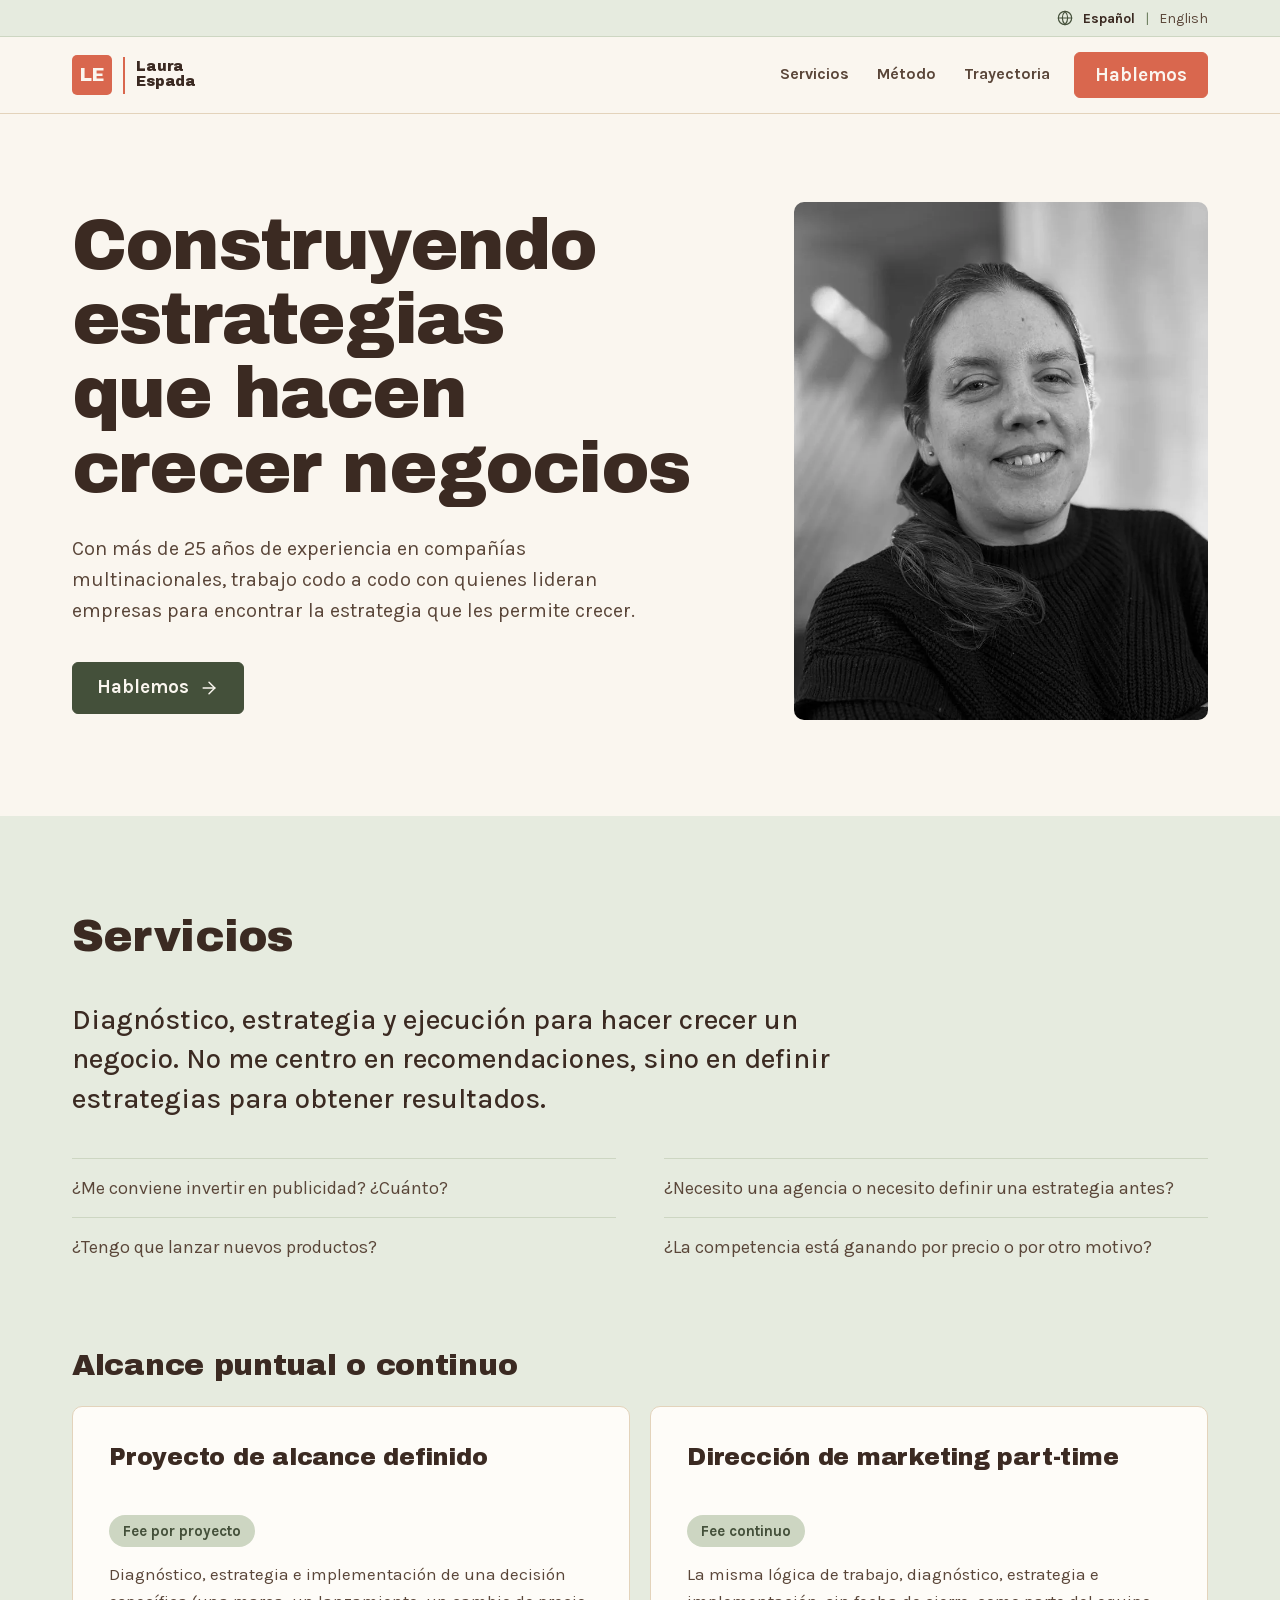
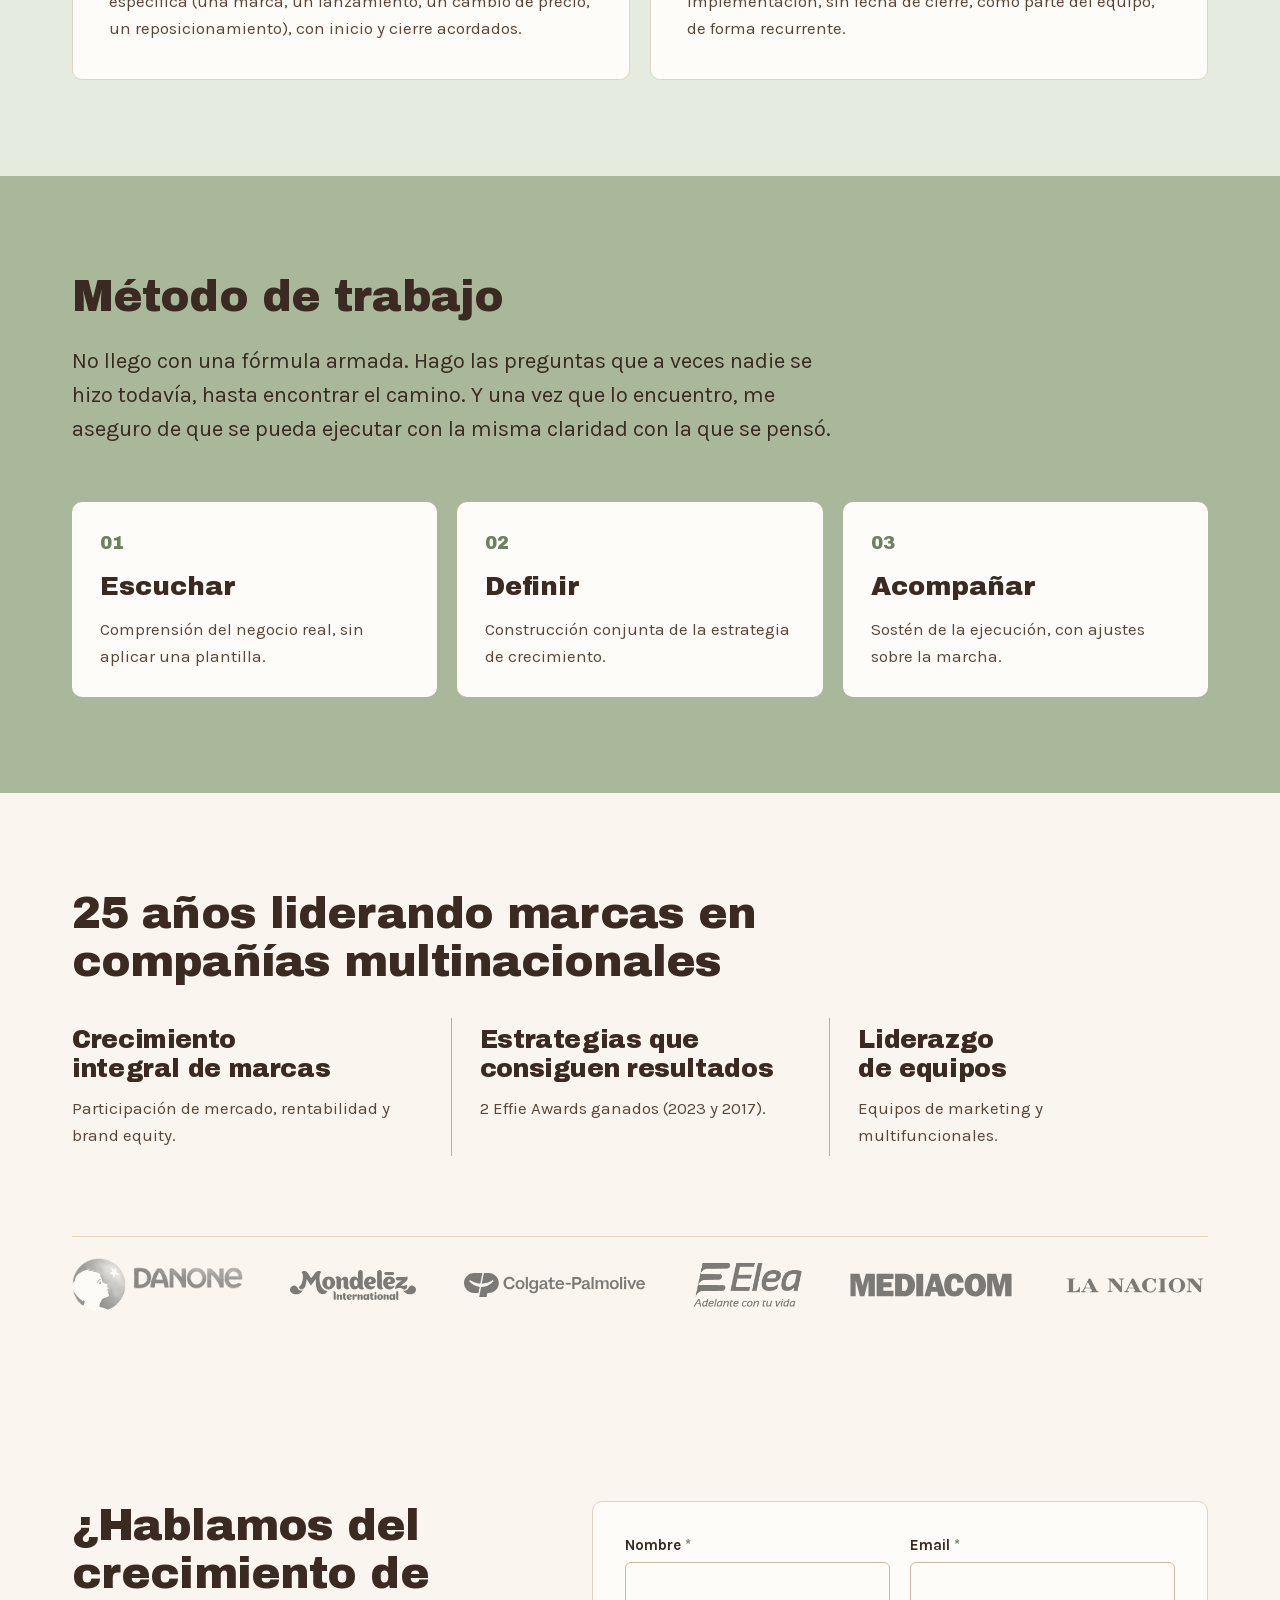
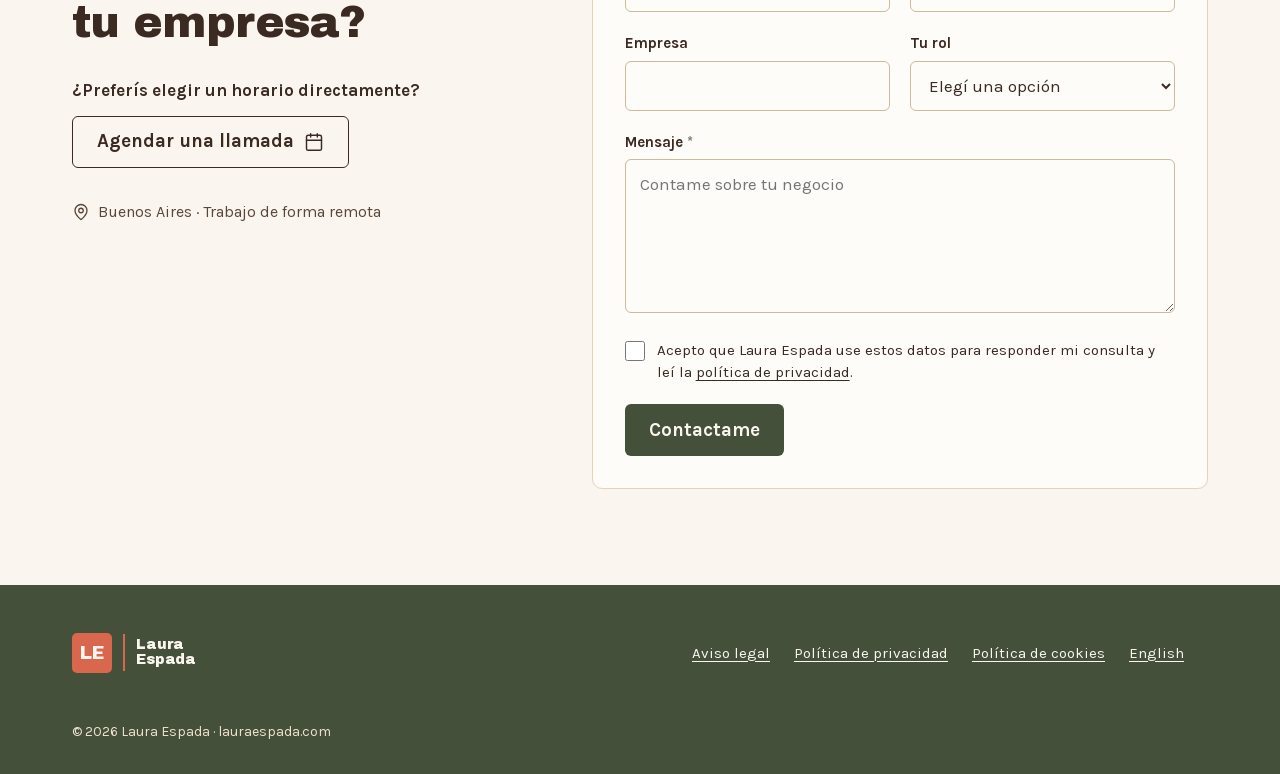
<file: index.html>
<!doctype html>
<html lang="es">
<head>
<meta charset="utf-8">
<meta name="viewport" content="width=device-width, initial-scale=1">
<title>Laura Espada — CMO fractional y estrategia de marca</title>
<meta name="description" content="CMO fractional con 25 años liderando marcas en multinacionales como Danone, Mondelez y Colgate. Diagnóstico, estrategia y ejecución para crecer.">
<meta name="robots" content="index, follow">
<link rel="canonical" href="https://lauraespada.com/">
<link rel="alternate" hreflang="es" href="https://lauraespada.com/">
<link rel="alternate" hreflang="en" href="https://lauraespada.com/en/">
<link rel="alternate" hreflang="x-default" href="https://lauraespada.com/">
<meta property="og:type" content="website">
<meta property="og:locale" content="es_AR">
<meta property="og:site_name" content="Laura Espada">
<meta property="og:title" content="Laura Espada — CMO fractional y estrategia de marca">
<meta property="og:description" content="CMO fractional con 25 años liderando marcas en multinacionales como Danone, Mondelez y Colgate. Diagnóstico, estrategia y ejecución para crecer.">
<meta property="og:url" content="https://lauraespada.com/">
<meta property="og:image" content="https://lauraespada.com/assets/img/og-image-1200x630.jpg">
<meta property="og:image:width" content="1200">
<meta property="og:image:height" content="630">
<meta name="twitter:card" content="summary_large_image">
<meta name="twitter:title" content="Laura Espada — CMO fractional y estrategia de marca">
<meta name="twitter:description" content="CMO fractional con 25 años liderando marcas en multinacionales como Danone, Mondelez y Colgate. Diagnóstico, estrategia y ejecución para crecer.">
<meta name="twitter:image" content="https://lauraespada.com/assets/img/og-image-1200x630.jpg">
<link rel="preload" href="/assets/fonts/ArchivoBlack-latin.woff2" as="font" type="font/woff2" crossorigin>
<link rel="preload" href="/assets/fonts/Karla-latin.woff2" as="font" type="font/woff2" crossorigin>
<link rel="preload" as="image" href="/assets/img/laura-espada-cmo-fractional.webp" type="image/webp" fetchpriority="high">
<link rel="stylesheet" href="/assets/css/laura-espada.css">
<link rel="icon" href="/favicon.ico" sizes="any">
<link rel="icon" href="/favicon-32x32.png" sizes="32x32" type="image/png">
<link rel="icon" href="/favicon-16x16.png" sizes="16x16" type="image/png">
<link rel="apple-touch-icon" href="/apple-touch-icon.png">
<link rel="manifest" href="/site.webmanifest">
<meta name="theme-color" content="#D9674E">
<style>
*,*::before,*::after{box-sizing:border-box}
html{scroll-behavior:smooth;-webkit-text-size-adjust:100%}
body{margin:0;overflow-x:hidden}
@supports (overflow:clip){body{overflow-x:clip}}
img,svg{max-width:100%}img{height:auto}
section[id]{scroll-margin-top:84px}
a{color:var(--fg-1)}
:focus-visible{outline:3px solid var(--salvia-900);outline-offset:2px}
[data-btn]{transition:background-color .15s ease,transform .15s ease}
[data-btn="primary"]:hover{background:#56644A!important}
[data-btn="primary"]:active{background:#343D2C!important;transform:translateY(1px)}
[data-btn="coral"]:hover{background:var(--coral-600)!important}
[data-btn="coral"]:active{background:var(--coral-700)!important;transform:translateY(1px)}
[data-btn="outline"]:hover{background:var(--crema-200)!important}
[data-btn="dark"]:hover{background:var(--marron-700)!important}
[data-lang]:hover{color:var(--fg-1)!important;text-decoration:underline!important}
[data-navlink]:hover{color:var(--fg-1)!important;border-bottom-color:var(--salvia-700)!important}
[data-card]{transition:box-shadow .2s ease,transform .2s ease}
[data-card]:hover{box-shadow:var(--shadow-md);transform:translateY(-2px)}
[data-field]:focus{border-color:var(--salvia-700)!important;box-shadow:0 0 0 3px rgba(111,128,97,.3);outline:none}
[data-foot] a{color:var(--crema)}
.sr-only{position:absolute;width:1px;height:1px;padding:0;margin:-1px;overflow:hidden;clip:rect(0,0,0,0);border:0}
.skip{position:absolute;left:-9999px;top:8px;background:var(--marron-900);color:var(--crema);padding:10px 14px;border-radius:6px;z-index:100}
.skip:focus{left:8px}
#nav-toggle{display:none}
@media (max-width:1140px){[data-logos]{display:grid!important;grid-template-columns:repeat(3,minmax(0,1fr));gap:24px 20px!important;align-items:center}
[data-logos]>li{height:40px!important;justify-content:center}
[data-logos] img{width:auto!important;max-width:100%!important;height:auto!important;max-height:22px}
[data-logos] img[alt="Danone"],[data-logos] img[alt="Laboratorio Elea"]{max-height:34px}}
@media (max-width:860px){
#nav-toggle{display:inline-flex}
#nav-links{position:absolute;top:100%;left:0;right:0;flex-direction:column;align-items:flex-start!important;gap:4px!important;background:var(--crema);padding:12px 24px 24px;border-bottom:1px solid var(--crema-300);box-shadow:var(--shadow-md);display:none!important}
#nav-links[data-open="true"]{display:flex!important}
#nav-links a{padding:12px 0!important;font-size:18px!important}
[data-hide-mobile]{display:none!important}
[data-mobile-stack]{grid-template-columns:minmax(0,1fr)!important;gap:40px!important}
[data-mobile-photo]{max-width:380px}
[data-creds]{grid-template-columns:minmax(0,1fr)!important}
[data-card-title]{min-height:0!important}
[data-creds]>li{padding:24px 0!important;border-left:none!important;border-top:1px solid var(--salvia-500)}
}
@media (max-width:600px){
section{padding-top:64px!important;padding-bottom:64px!important}
[data-pad]{padding-left:20px!important;padding-right:20px!important}
[data-form-grid]{grid-template-columns:minmax(0,1fr)!important}
[data-form-grid]>*{grid-column:auto!important}
[data-card-pad]{padding:24px!important}
}
@media (prefers-reduced-motion:reduce){html{scroll-behavior:auto}*,*::before,*::after{transition-duration:.01ms!important;animation-duration:.01ms!important}}
</style>
<script type="application/ld+json">
{
 "@context": "https://schema.org",
 "@graph": [
  {
   "@type": "ProfessionalService",
   "@id": "https://lauraespada.com/#negocio",
   "name": "Laura Espada",
   "url": "https://lauraespada.com/",
   "logo": "https://lauraespada.com/android-chrome-512x512.png",
   "image": "https://lauraespada.com/assets/img/og-image-1200x630.jpg",
   "description": "CMO fractional con 25 años liderando marcas en multinacionales como Danone, Mondelez y Colgate. Diagnóstico, estrategia y ejecución para crecer.",
   "areaServed": "Worldwide",
   "address": {
    "@type": "PostalAddress",
    "addressLocality": "Buenos Aires",
    "addressCountry": "AR"
   },
   "founder": {
    "@id": "https://lauraespada.com/#laura"
   },
   "hasOfferCatalog": {
    "@type": "OfferCatalog",
    "name": "Servicios",
    "itemListElement": [
     {
      "@type": "Offer",
      "itemOffered": {
       "@type": "Service",
       "name": "Proyecto de alcance definido",
       "description": "Diagnóstico, estrategia e implementación de una decisión específica (una marca, un lanzamiento, un cambio de precio, un reposicionamiento), con inicio y cierre acordados."
      }
     },
     {
      "@type": "Offer",
      "itemOffered": {
       "@type": "Service",
       "name": "Dirección de marketing part-time",
       "description": "La misma lógica de trabajo, diagnóstico, estrategia e implementación, sin fecha de cierre, como parte del equipo, de forma recurrente."
      }
     }
    ]
   }
  },
  {
   "@type": "Person",
   "@id": "https://lauraespada.com/#laura",
   "name": "Laura Espada",
   "jobTitle": "CMO fractional",
   "url": "https://lauraespada.com/#trayectoria",
   "image": "https://lauraespada.com/assets/img/laura-espada-cmo-fractional.jpg",
   "award": [
    "Effie Award 2023",
    "Effie Award 2017"
   ]
  },
  {
   "@type": "WebSite",
   "name": "Laura Espada",
   "url": "https://lauraespada.com/",
   "inLanguage": "es"
  }
 ]
}
</script>
<script src="/assets/js/main.js" defer></script>
</head>
<body>
<a class="skip" href="#contenido">Saltar al contenido</a>
<div style="background:var(--salvia-100);border-bottom:1px solid var(--salvia-200)"><div data-pad style="max-width:1200px;margin:0 auto;padding:0 32px;min-height:36px;display:flex;align-items:center;justify-content:flex-end;gap:10px;font-size:14px"><span style="display:inline-flex;align-items:center;gap:6px;color:var(--salvia-900)"><svg width="16" height="16" viewBox="0 0 24 24" fill="none" stroke="currentColor" stroke-width="1.75" stroke-linecap="round" stroke-linejoin="round" aria-hidden="true" focusable="false"><circle cx="12" cy="12" r="10" /><path d="M12 2a14.5 14.5 0 0 0 0 20 14.5 14.5 0 0 0 0-20" /><path d="M2 12h20" /></svg><span class="sr-only">Idioma:</span></span><span aria-current="true" style="font-weight:700;color:var(--fg-1)">Español</span><span aria-hidden="true" style="color:var(--salvia-700)">|</span><a href="/en/" hreflang="en" lang="en" data-lang style="color:var(--fg-2);text-decoration:none">English</a></div></div>
<header style="position:sticky;top:0;z-index:40;background:var(--crema);border-bottom:1px solid var(--crema-300)">
<nav aria-label="Principal" data-pad style="position:relative;max-width:1200px;margin:0 auto;padding:0 32px;min-height:76px;display:flex;align-items:center;gap:24px">
<a href="/" aria-label="Laura Espada — inicio" style="text-decoration:none;display:flex"><span style="display:inline-flex;align-items:center;gap:11px"><span aria-hidden="true" style="width:40px;height:40px;flex:none;background:var(--coral);color:var(--crema);border-radius:5px;display:inline-flex;align-items:center;justify-content:center;font-family:var(--font-display);font-size:18px;letter-spacing:-0.02em;line-height:1">LE</span><span aria-hidden="true" style="width:2px;height:37px;background:var(--coral);flex:none"></span><span style="font-family:var(--font-display);color:var(--fg-1);font-size:14px;line-height:1.05;letter-spacing:-0.01em;display:flex;flex-direction:column"><span>Laura</span><span>Espada</span></span></span></a>
<div id="nav-links" style="display:flex;align-items:center;gap:28px;margin-left:auto">
<a href="#servicios" data-navlink style="font-weight:700;font-size:16px;color:var(--fg-2);text-decoration:none;padding:6px 0;border-bottom:2px solid transparent;white-space:nowrap">Servicios</a>
<a href="#metodo" data-navlink style="font-weight:700;font-size:16px;color:var(--fg-2);text-decoration:none;padding:6px 0;border-bottom:2px solid transparent;white-space:nowrap">Método</a>
<a href="#trayectoria" data-navlink style="font-weight:700;font-size:16px;color:var(--fg-2);text-decoration:none;padding:6px 0;border-bottom:2px solid transparent;white-space:nowrap">Trayectoria</a>
</div>
<span data-hide-mobile style="display:inline-flex"><a href="#contacto" data-btn="coral" style="display:inline-flex;align-items:center;justify-content:center;gap:10px;min-height:46px;padding:0 20px;border-radius:var(--radius-button);font-family:var(--font-body);font-weight:700;font-size:19px;line-height:1.1;text-decoration:none;background:var(--coral);color:var(--crema);border:1.5px solid var(--coral)">Hablemos</a></span>
<button id="nav-toggle" type="button" aria-label="Menú" aria-controls="nav-links" aria-expanded="false" style="margin-left:auto;width:48px;height:48px;align-items:center;justify-content:center;background:none;border:none;border-radius:6px;color:var(--fg-1);cursor:pointer;padding:0"><svg width="26" height="26" viewBox="0 0 24 24" fill="none" stroke="currentColor" stroke-width="1.75" stroke-linecap="round" stroke-linejoin="round" aria-hidden="true" focusable="false"><line x1="4" x2="20" y1="12" y2="12" /><line x1="4" x2="20" y1="6" y2="6" /><line x1="4" x2="20" y1="18" y2="18" /></svg></button>
</nav>
</header>
<main id="contenido">
<section aria-labelledby="hero-h" style="padding:88px 0 96px">
<div data-pad data-mobile-stack style="max-width:1200px;margin:0 auto;padding-left:32px;padding-right:32px;display:grid;grid-template-columns:minmax(0,1.35fr) minmax(0,0.85fr);gap:64px;align-items:center">
<div>
<h1 id="hero-h" style="font-family:var(--font-display);font-weight:400;font-size:clamp(40px,6vw,72px);line-height:1.03;letter-spacing:-0.025em;margin:0 0 28px;color:var(--fg-1);text-wrap:balance">Construyendo estrategias que hacen crecer negocios</h1>
<p style="font-size:clamp(18px,1.6vw,20px);line-height:1.55;color:var(--fg-2);margin:0 0 36px;max-width:600px">Con más de 25 años de experiencia en compañías multinacionales, trabajo codo a codo con quienes lideran empresas para encontrar la estrategia que les permite crecer.</p>
<div style="display:flex;flex-wrap:wrap;gap:12px"><a href="#contacto" data-btn="primary" style="display:inline-flex;align-items:center;justify-content:center;gap:10px;min-height:52px;padding:0 24px;border-radius:var(--radius-button);font-family:var(--font-body);font-weight:700;font-size:19px;line-height:1.1;text-decoration:none;background:var(--salvia-900);color:var(--crema);border:1.5px solid var(--salvia-900)">Hablemos<svg width="20" height="20" viewBox="0 0 24 24" fill="none" stroke="currentColor" stroke-width="1.75" stroke-linecap="round" stroke-linejoin="round" aria-hidden="true" focusable="false"><path d="M5 12h14" /><path d="m12 5 7 7-7 7" /></svg></a></div>
</div>
<div data-mobile-photo>
<picture><source type="image/webp" srcset="/assets/img/laura-espada-cmo-fractional-480.webp 480w, /assets/img/laura-espada-cmo-fractional.webp 720w" sizes="(max-width:860px) 380px, 420px"><img src="/assets/img/laura-espada-cmo-fractional.jpg" srcset="/assets/img/laura-espada-cmo-fractional-480.jpg 480w, /assets/img/laura-espada-cmo-fractional.jpg 720w" sizes="(max-width:860px) 380px, 420px" width="720" height="900" alt="Laura Espada, CMO fractional" fetchpriority="high" style="display:block;width:100%;aspect-ratio:4/5;object-fit:cover;border-radius:var(--radius-card)"></picture>
</div>
</div>
</section>
<section id="servicios" aria-labelledby="servicios-h" style="background:var(--salvia-100);padding:96px 0">
<div data-pad style="max-width:1200px;margin:0 auto;padding-left:32px;padding-right:32px">
<h2 id="servicios-h" style="font-family:var(--font-display);font-weight:400;font-size:clamp(30px,4vw,44px);line-height:1.1;letter-spacing:-0.02em;margin:0 0 40px;color:var(--fg-1)">Servicios</h2>
<p style="font-size:clamp(22px,2.4vw,28px);line-height:1.4;font-weight:500;margin:0 0 40px;max-width:820px;color:var(--fg-1)">Diagnóstico, estrategia y ejecución para hacer crecer un negocio. No me centro en recomendaciones, sino en definir estrategias para obtener resultados.</p>
<ul style="list-style:none;margin:0 0 72px;padding:0;display:grid;grid-template-columns:repeat(auto-fit,minmax(min(420px,100%),1fr));gap:0 48px">
<li style="padding:16px 0;border-top:1px solid var(--salvia-200);font-size:18px;line-height:1.45;color:var(--fg-2)">¿Me conviene invertir en publicidad? ¿Cuánto?</li>
<li style="padding:16px 0;border-top:1px solid var(--salvia-200);font-size:18px;line-height:1.45;color:var(--fg-2)">¿Necesito una agencia o necesito definir una estrategia antes?</li>
<li style="padding:16px 0;border-top:1px solid var(--salvia-200);font-size:18px;line-height:1.45;color:var(--fg-2)">¿Tengo que lanzar nuevos productos?</li>
<li style="padding:16px 0;border-top:1px solid var(--salvia-200);font-size:18px;line-height:1.45;color:var(--fg-2)">¿La competencia está ganando por precio o por otro motivo?</li>
</ul>
<h3 style="font-family:var(--font-display);font-weight:400;font-size:clamp(24px,2.6vw,30px);line-height:1.15;letter-spacing:-0.01em;margin:0 0 24px">Alcance puntual o continuo</h3>
<div style="display:grid;grid-template-columns:repeat(auto-fit,minmax(min(360px,100%),1fr));gap:20px">
<article data-card data-card-pad style="background:var(--crema-50);border:1px solid var(--crema-300);border-radius:var(--radius-card);padding:36px;display:flex;flex-direction:column;gap:14px">
<h4 data-card-title style="font-family:var(--font-display);font-weight:400;font-size:24px;line-height:1.2;letter-spacing:-0.01em;margin:0;min-height:2.4em">Proyecto de alcance definido</h4>
<span style="align-self:flex-start;display:inline-flex;align-items:center;min-height:32px;padding:0 14px;border-radius:999px;background:var(--salvia-200);color:var(--salvia-900);font-weight:700;font-size:15px">Fee por proyecto</span>
<p style="margin:0;font-size:17px;line-height:1.6;color:var(--fg-2)">Diagnóstico, estrategia e implementación de una decisión específica (una marca, un lanzamiento, un cambio de precio, un reposicionamiento), con inicio y cierre acordados.</p>
</article>
<article data-card data-card-pad style="background:var(--crema-50);border:1px solid var(--crema-300);border-radius:var(--radius-card);padding:36px;display:flex;flex-direction:column;gap:14px">
<h4 data-card-title style="font-family:var(--font-display);font-weight:400;font-size:24px;line-height:1.2;letter-spacing:-0.01em;margin:0;min-height:2.4em">Dirección de marketing part-time</h4>
<span style="align-self:flex-start;display:inline-flex;align-items:center;min-height:32px;padding:0 14px;border-radius:999px;background:var(--salvia-200);color:var(--salvia-900);font-weight:700;font-size:15px">Fee continuo</span>
<p style="margin:0;font-size:17px;line-height:1.6;color:var(--fg-2)">La misma lógica de trabajo, diagnóstico, estrategia e implementación, sin fecha de cierre, como parte del equipo, de forma recurrente.</p>
</article>
</div>
</div>
</section>
<section id="metodo" aria-labelledby="metodo-h" style="background:var(--salvia-500);color:var(--fg-1);padding:96px 0">
<div data-pad style="max-width:1200px;margin:0 auto;padding-left:32px;padding-right:32px">
<h2 id="metodo-h" style="font-family:var(--font-display);font-weight:400;font-size:clamp(30px,4vw,44px);line-height:1.1;letter-spacing:-0.02em;margin:0 0 24px;color:var(--fg-1)">Método de trabajo</h2>
<p style="font-size:clamp(19px,1.8vw,22px);line-height:1.55;margin:0 0 56px;max-width:760px">No llego con una fórmula armada. Hago las preguntas que a veces nadie se hizo todavía, hasta encontrar el camino. Y una vez que lo encuentro, me aseguro de que se pueda ejecutar con la misma claridad con la que se pensó.</p>
<ol style="list-style:none;margin:0;padding:0;display:grid;grid-template-columns:repeat(auto-fit,minmax(min(260px,100%),1fr));gap:20px">
<li style="padding:28px;background:var(--crema-50);border-radius:var(--radius-card)"><span aria-hidden="true" style="display:block;font-family:var(--font-display);font-size:18px;color:var(--salvia-700);margin-bottom:10px">01</span><h3 style="font-family:var(--font-display);font-weight:400;font-size:26px;margin:0 0 10px;color:var(--fg-1)">Escuchar</h3><p style="margin:0;font-size:17px;line-height:1.55;color:var(--fg-2)">Comprensión del negocio real, sin aplicar una plantilla.</p></li>
<li style="padding:28px;background:var(--crema-50);border-radius:var(--radius-card)"><span aria-hidden="true" style="display:block;font-family:var(--font-display);font-size:18px;color:var(--salvia-700);margin-bottom:10px">02</span><h3 style="font-family:var(--font-display);font-weight:400;font-size:26px;margin:0 0 10px;color:var(--fg-1)">Definir</h3><p style="margin:0;font-size:17px;line-height:1.55;color:var(--fg-2)">Construcción conjunta de la estrategia de crecimiento.</p></li>
<li style="padding:28px;background:var(--crema-50);border-radius:var(--radius-card)"><span aria-hidden="true" style="display:block;font-family:var(--font-display);font-size:18px;color:var(--salvia-700);margin-bottom:10px">03</span><h3 style="font-family:var(--font-display);font-weight:400;font-size:26px;margin:0 0 10px;color:var(--fg-1)">Acompañar</h3><p style="margin:0;font-size:17px;line-height:1.55;color:var(--fg-2)">Sostén de la ejecución, con ajustes sobre la marcha.</p></li>
</ol>
</div>
</section>
<section id="trayectoria" aria-labelledby="trayectoria-h" style="padding:96px 0">
<div data-pad style="max-width:1200px;margin:0 auto;padding-left:32px;padding-right:32px">
<h2 id="trayectoria-h" style="font-family:var(--font-display);font-weight:400;font-size:clamp(30px,4vw,44px);line-height:1.1;letter-spacing:-0.02em;margin:0 0 32px;max-width:860px;color:var(--fg-1)">25 años liderando marcas en compañías multinacionales</h2>
<ul data-creds style="container-type:inline-size;list-style:none;margin:0 0 80px;padding:0;display:grid;grid-template-columns:repeat(3,minmax(0,1fr))">
<li style="padding:8px 28px 8px 0;"><h3 style="font-family:var(--font-display);font-weight:400;font-size:clamp(17px,2.2cqi,28px);line-height:1.15;letter-spacing:-0.015em;margin:0 0 12px;min-height:2.3em;text-wrap:balance">Crecimiento integral de marcas</h3><p style="margin:0;font-size:17px;line-height:1.55;color:var(--fg-2)">Participación de mercado, rentabilidad y brand equity.</p></li>
<li style="padding:8px 28px 8px 28px;border-left:1px solid var(--salvia-500);"><h3 style="font-family:var(--font-display);font-weight:400;font-size:clamp(17px,2.2cqi,28px);line-height:1.15;letter-spacing:-0.015em;margin:0 0 12px;min-height:2.3em;text-wrap:balance">Estrategias que consiguen resultados</h3><p style="margin:0;font-size:17px;line-height:1.55;color:var(--fg-2)">2 Effie Awards ganados (2023 y 2017).</p></li>
<li style="padding:8px 28px 8px 28px;border-left:1px solid var(--salvia-500);"><h3 style="font-family:var(--font-display);font-weight:400;font-size:clamp(17px,2.2cqi,28px);line-height:1.15;letter-spacing:-0.015em;margin:0 0 12px;min-height:2.3em;text-wrap:balance">Liderazgo<br>de equipos</h3><p style="margin:0;font-size:17px;line-height:1.55;color:var(--fg-2)">Equipos de marketing y multifuncionales.</p></li>
</ul>
<h3 class="sr-only">Compañías en las que trabajé</h3>
<ul data-logos style="list-style:none;margin:0;padding:24px 0 0;border-top:1px solid var(--crema-300);display:flex;flex-wrap:nowrap;justify-content:space-between;gap:24px;align-items:center">
<li style="display:flex;align-items:center;height:48px"><img src="/assets/img/logos/danone.png" alt="Danone" height="54" loading="lazy" style="height:54px;width:auto;max-width:none;filter:grayscale(1) contrast(1.15);opacity:.6"></li>
<li style="display:flex;align-items:center;height:48px"><img src="/assets/img/logos/mondelez.svg" alt="Mondelez" height="30" loading="lazy" style="height:30px;width:auto;max-width:none;filter:brightness(0);opacity:.5"></li>
<li style="display:flex;align-items:center;height:48px"><img src="/assets/img/logos/colgate.svg" alt="Colgate-Palmolive" height="24" loading="lazy" style="height:24px;width:auto;max-width:none;filter:brightness(0);opacity:.5"></li>
<li style="display:flex;align-items:center;height:48px"><img src="/assets/img/logos/elea.png" alt="Laboratorio Elea" height="44" loading="lazy" style="height:44px;width:auto;max-width:none;filter:brightness(0);opacity:.5"></li>
<li style="display:flex;align-items:center;height:48px"><img src="/assets/img/logos/mediacom.svg" alt="MediaCom" height="24" loading="lazy" style="height:24px;width:auto;max-width:none;filter:brightness(0);opacity:.5"></li>
<li style="display:flex;align-items:center;height:48px"><img src="/assets/img/logos/lanacion.svg" alt="La Nación" height="30" loading="lazy" style="height:30px;width:auto;max-width:none;opacity:.5"></li>
</ul>
</div>
</section>
<section id="contacto" aria-labelledby="contacto-h" style="padding:96px 0">
<div data-pad data-mobile-stack style="max-width:1200px;margin:0 auto;padding-left:32px;padding-right:32px;display:grid;grid-template-columns:minmax(0,0.85fr) minmax(0,1.15fr);gap:64px;align-items:start">
<div>
<h2 id="contacto-h" style="font-family:var(--font-display);font-weight:400;font-size:clamp(30px,4vw,44px);line-height:1.1;letter-spacing:-0.02em;margin:0 0 32px;color:var(--fg-1)">¿Hablamos del crecimiento de tu empresa?</h2>
<p style="font-weight:700;margin:0 0 12px">¿Preferís elegir un horario directamente?</p>
<a href="https://calendar.app.google/gm1rnG4Nv5HmzCrG6" target="_blank" rel="noopener" data-btn="outline" style="display:inline-flex;align-items:center;justify-content:center;gap:10px;min-height:52px;padding:0 24px;border-radius:var(--radius-button);font-family:var(--font-body);font-weight:700;font-size:19px;line-height:1.1;text-decoration:none;background:transparent;color:var(--fg-1);border:1.5px solid var(--marron-900)">Agendar una llamada<svg width="20" height="20" viewBox="0 0 24 24" fill="none" stroke="currentColor" stroke-width="1.75" stroke-linecap="round" stroke-linejoin="round" aria-hidden="true" focusable="false"><path d="M8 2v4" /><path d="M16 2v4" /><rect width="18" height="18" x="3" y="4" rx="2" /><path d="M3 10h18" /></svg></a>
<p style="display:flex;align-items:center;gap:8px;margin:32px 0 0;color:var(--fg-2);font-size:16px"><svg width="18" height="18" viewBox="0 0 24 24" fill="none" stroke="currentColor" stroke-width="1.75" stroke-linecap="round" stroke-linejoin="round" aria-hidden="true" focusable="false"><path d="M20 10c0 4.993-5.539 10.193-7.399 11.799a1 1 0 0 1-1.202 0C9.539 20.193 4 14.993 4 10a8 8 0 0 1 16 0" /><circle cx="12" cy="10" r="3" /></svg>Buenos Aires · Trabajo de forma remota</p>
</div>
<form action="https://api.web3forms.com/submit" method="post" data-form-grid data-card-pad style="display:grid;grid-template-columns:1fr 1fr;gap:20px;background:var(--crema-50);border:1px solid var(--crema-300);border-radius:var(--radius-card);padding:32px">
<input type="hidden" name="access_key" value="13a94a64-4398-4ce4-bd8a-478a65a2748d">
<input type="hidden" name="from_name" value="lauraespada.com">
<input type="hidden" name="subject" value="Nueva consulta desde lauraespada.com">
<input type="hidden" name="redirect" value="https://lauraespada.com/gracias">
<div><label for="f-nombre" style="display:block;font-weight:700;font-size:15px;margin-bottom:6px">Nombre <span aria-hidden="true" style="color:var(--salvia-700)">*</span></label><input id="f-nombre" data-field type="text" name="nombre" required maxlength="120" autocomplete="name" style="width:100%;height:50px;padding:0 14px;font:inherit;font-size:17px;color:var(--fg-1);background:var(--crema-50);border:1px solid var(--crema-400);border-radius:var(--radius-input)"></div>
<div><label for="f-email" style="display:block;font-weight:700;font-size:15px;margin-bottom:6px">Email <span aria-hidden="true" style="color:var(--salvia-700)">*</span></label><input id="f-email" data-field type="email" name="email" required maxlength="160" autocomplete="email" style="width:100%;height:50px;padding:0 14px;font:inherit;font-size:17px;color:var(--fg-1);background:var(--crema-50);border:1px solid var(--crema-400);border-radius:var(--radius-input)"></div>
<div><label for="f-empresa" style="display:block;font-weight:700;font-size:15px;margin-bottom:6px">Empresa</label><input id="f-empresa" data-field type="text" name="empresa" maxlength="160" autocomplete="organization" style="width:100%;height:50px;padding:0 14px;font:inherit;font-size:17px;color:var(--fg-1);background:var(--crema-50);border:1px solid var(--crema-400);border-radius:var(--radius-input)"></div>
<div><label for="f-rol" style="display:block;font-weight:700;font-size:15px;margin-bottom:6px">Tu rol</label><select id="f-rol" name="rol" data-field style="width:100%;height:50px;padding:0 14px;font:inherit;font-size:17px;color:var(--fg-1);background:var(--crema-50);border:1px solid var(--crema-400);border-radius:var(--radius-input)"><option value="">Elegí una opción</option><option>CEO</option><option>Gerente general</option><option>Director/a de marketing</option><option>Otro</option></select></div>
<div style="grid-column:span 2"><label for="f-mensaje" style="display:block;font-weight:700;font-size:15px;margin-bottom:6px">Mensaje <span aria-hidden="true" style="color:var(--salvia-700)">*</span></label><textarea id="f-mensaje" name="mensaje" data-field rows="5" required maxlength="5000" placeholder="Contame sobre tu negocio" style="width:100%;padding:12px 14px;font:inherit;font-size:17px;line-height:1.5;color:var(--fg-1);background:var(--crema-50);border:1px solid var(--crema-400);border-radius:var(--radius-input);resize:vertical"></textarea></div>
<div aria-hidden="true" style="position:absolute;left:-10000px;width:1px;height:1px;overflow:hidden"><label>No completar <input type="checkbox" name="botcheck" tabindex="-1" autocomplete="off"></label></div>
<label style="grid-column:span 2;display:flex;gap:12px;align-items:flex-start;font-size:15px;line-height:1.45;cursor:pointer"><input type="checkbox" name="consentimiento" value="si" required style="width:20px;height:20px;margin:1px 0 0;accent-color:var(--salvia-900);flex:none"><span>Acepto que Laura Espada use estos datos para responder mi consulta y leí la <a style="color:var(--fg-1)" href="/politica-privacidad">política de privacidad</a>.</span></label>
<div style="grid-column:span 2"><button type="submit" data-btn="primary" style="display:inline-flex;align-items:center;gap:10px;min-height:52px;padding:0 24px;border:none;border-radius:var(--radius-button);background:var(--salvia-900);color:var(--crema);font-family:var(--font-body);font-weight:700;font-size:19px;cursor:pointer">Contactame</button></div>
</form>
</div>
</section>
</main>
<footer data-foot style="background:var(--salvia-900);color:var(--crema)">
<div data-pad style="max-width:1200px;margin:0 auto;padding:48px 32px;display:flex;flex-wrap:wrap;gap:32px;align-items:center;justify-content:space-between">
<a href="/" aria-label="Laura Espada" style="text-decoration:none;display:flex"><span style="display:inline-flex;align-items:center;gap:11px"><span aria-hidden="true" style="width:40px;height:40px;flex:none;background:var(--coral);color:var(--crema);border-radius:5px;display:inline-flex;align-items:center;justify-content:center;font-family:var(--font-display);font-size:18px;letter-spacing:-0.02em;line-height:1">LE</span><span aria-hidden="true" style="width:2px;height:37px;background:var(--coral);flex:none"></span><span style="font-family:var(--font-display);color:var(--crema);font-size:14px;line-height:1.05;letter-spacing:-0.01em;display:flex;flex-direction:column"><span>Laura</span><span>Espada</span></span></span></a>
<ul style="list-style:none;margin:0;padding:0;display:flex;flex-wrap:wrap;gap:12px 24px;font-size:15px">
<li><a href="/aviso-legal">Aviso legal</a></li>
<li><a href="/politica-privacidad">Política de privacidad</a></li>
<li><a href="/politica-cookies">Política de cookies</a></li>
<li><a href="/en/" hreflang="en" lang="en">English</a></li>
<li><button type="button" data-cookie-settings hidden style="background:none;border:none;padding:0;color:var(--crema);font:inherit;text-decoration:underline;text-underline-offset:3px;cursor:pointer">Configurar cookies</button></li>
</ul>
</div>
<div data-pad style="max-width:1200px;margin:0 auto;padding:0 32px 32px;font-size:14px;color:var(--crema-200)">© 2026 Laura Espada · lauraespada.com</div>
</footer>
</body>
</html>
</file>
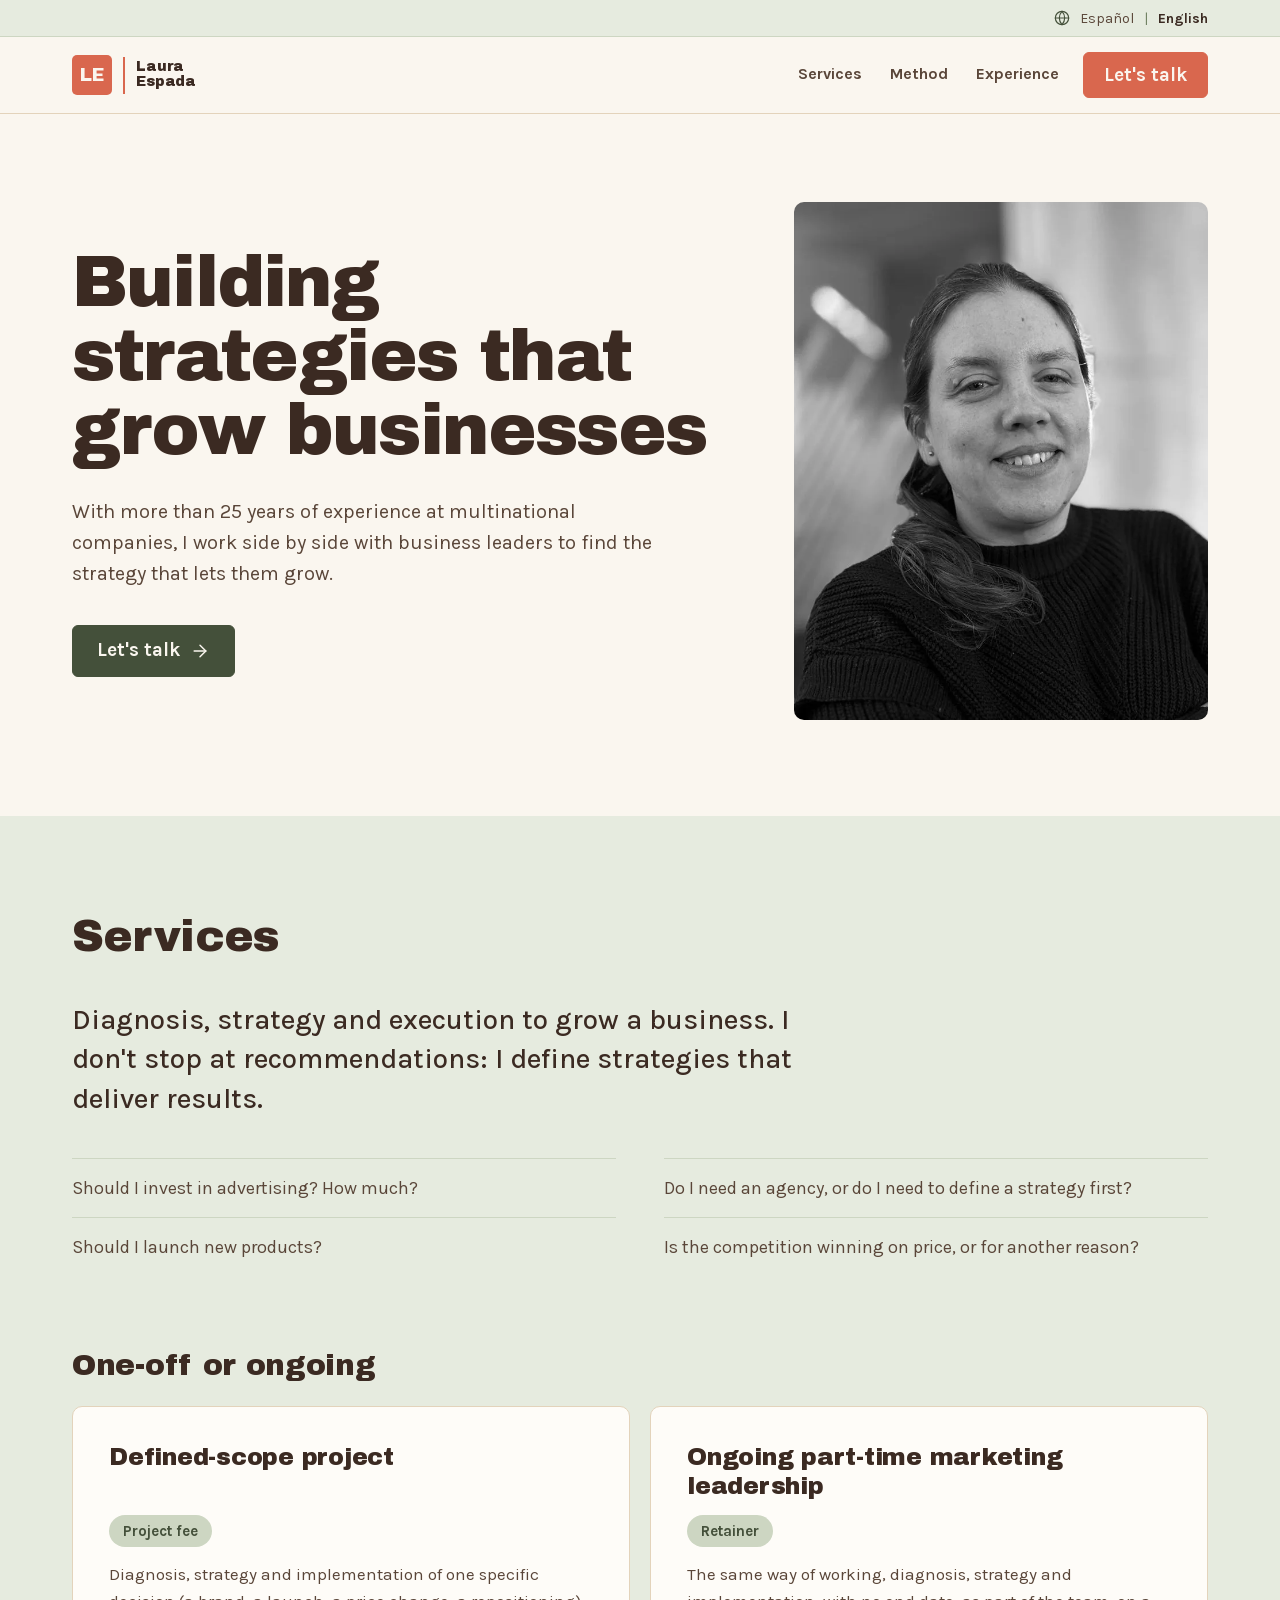
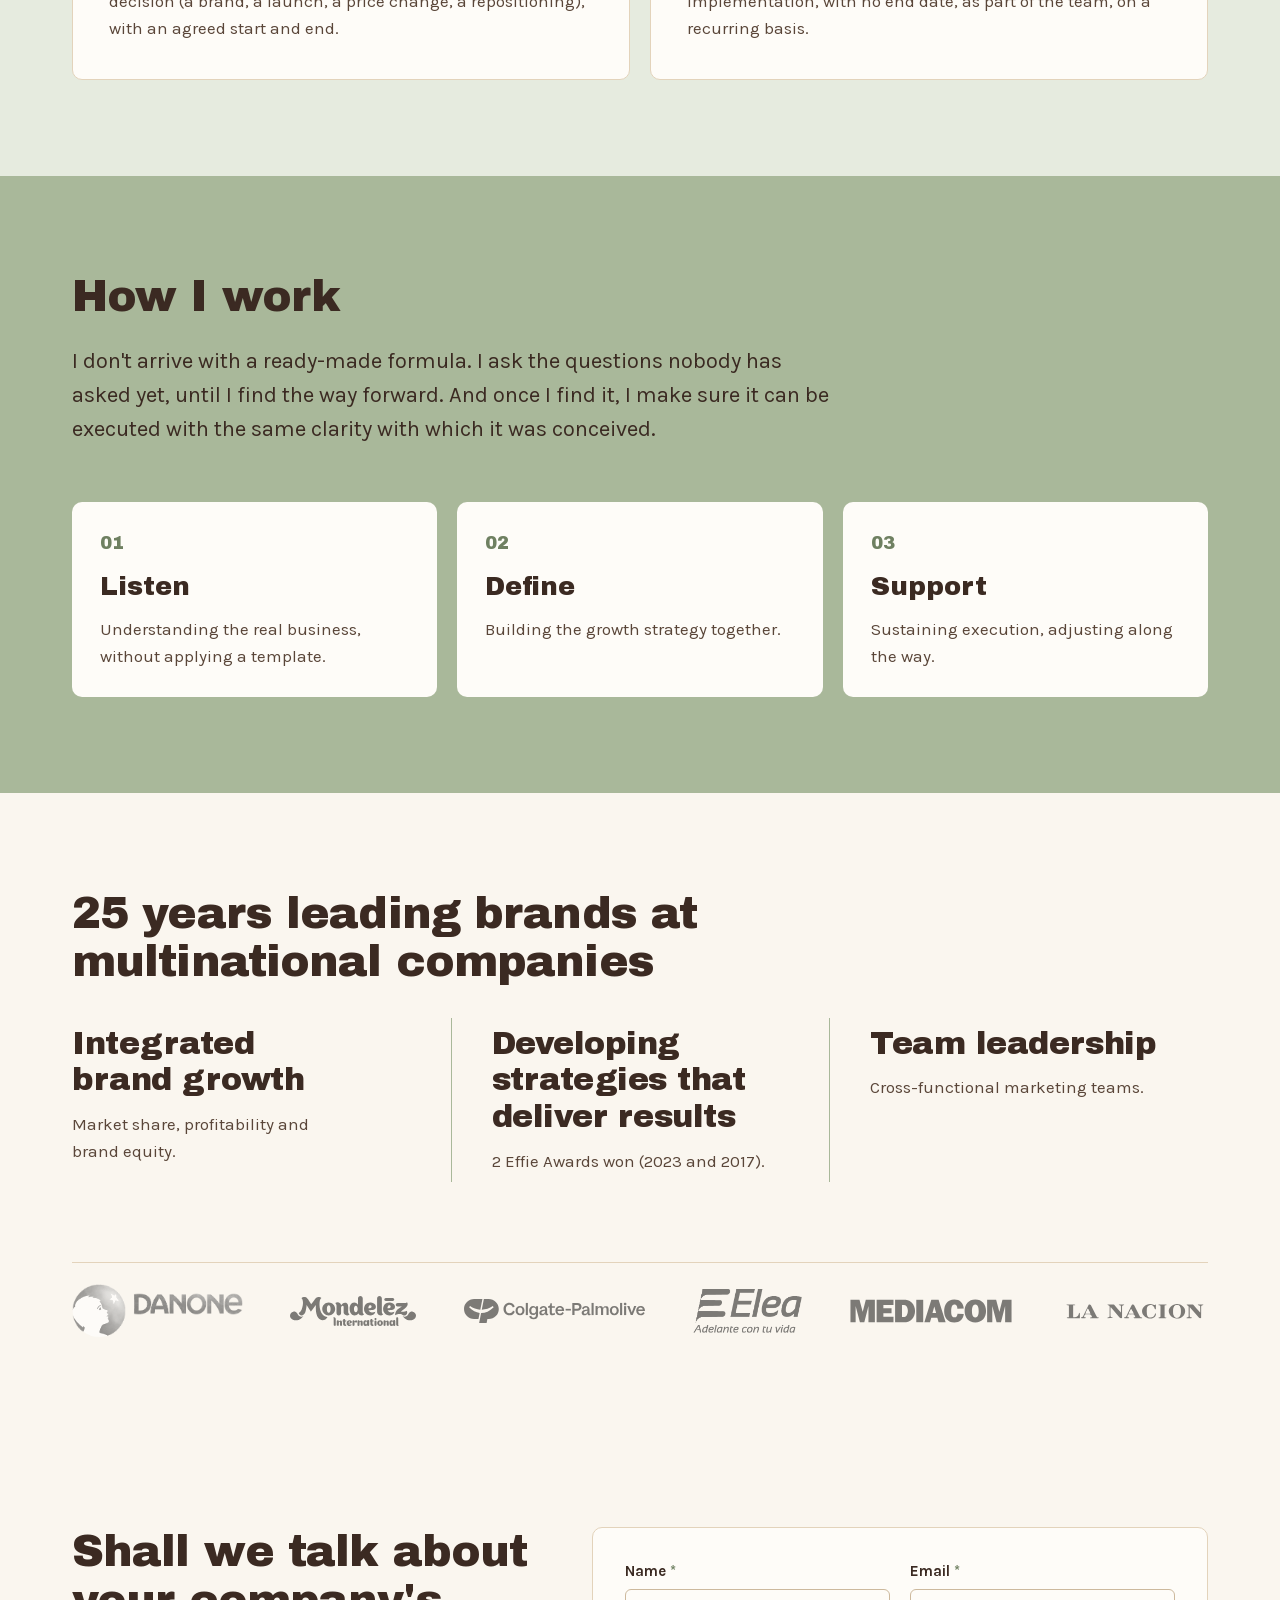
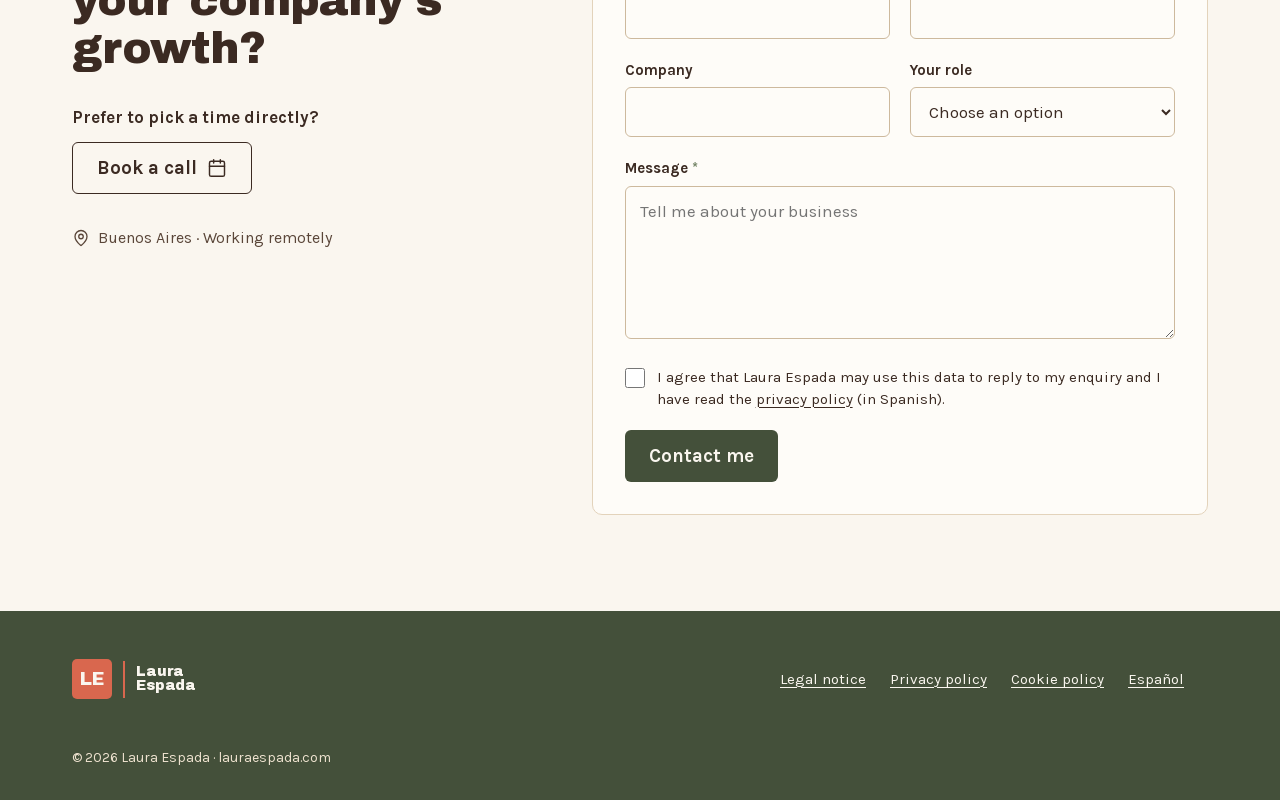
<file: en/index.html>
<!doctype html>
<html lang="en">
<head>
<meta charset="utf-8">
<meta name="viewport" content="width=device-width, initial-scale=1">
<title>Laura Espada — Fractional CMO and brand strategy</title>
<meta name="description" content="Fractional CMO with 25 years leading brands at multinationals such as Danone, Mondelez and Colgate. Diagnosis, strategy and execution for growth.">
<meta name="robots" content="index, follow">
<link rel="canonical" href="https://lauraespada.com/en/">
<link rel="alternate" hreflang="es" href="https://lauraespada.com/">
<link rel="alternate" hreflang="en" href="https://lauraespada.com/en/">
<link rel="alternate" hreflang="x-default" href="https://lauraespada.com/">
<meta property="og:type" content="website">
<meta property="og:locale" content="en_US">
<meta property="og:site_name" content="Laura Espada">
<meta property="og:title" content="Laura Espada — Fractional CMO and brand strategy">
<meta property="og:description" content="Fractional CMO with 25 years leading brands at multinationals such as Danone, Mondelez and Colgate. Diagnosis, strategy and execution for growth.">
<meta property="og:url" content="https://lauraespada.com/en/">
<meta property="og:image" content="https://lauraespada.com/assets/img/og-image-1200x630.jpg">
<meta property="og:image:width" content="1200">
<meta property="og:image:height" content="630">
<meta name="twitter:card" content="summary_large_image">
<meta name="twitter:title" content="Laura Espada — Fractional CMO and brand strategy">
<meta name="twitter:description" content="Fractional CMO with 25 years leading brands at multinationals such as Danone, Mondelez and Colgate. Diagnosis, strategy and execution for growth.">
<meta name="twitter:image" content="https://lauraespada.com/assets/img/og-image-1200x630.jpg">
<link rel="preload" href="/assets/fonts/ArchivoBlack-latin.woff2" as="font" type="font/woff2" crossorigin>
<link rel="preload" href="/assets/fonts/Karla-latin.woff2" as="font" type="font/woff2" crossorigin>
<link rel="preload" as="image" href="/assets/img/laura-espada-cmo-fractional.webp" type="image/webp" fetchpriority="high">
<link rel="stylesheet" href="/assets/css/laura-espada.css">
<link rel="icon" href="/favicon.ico" sizes="any">
<link rel="icon" href="/favicon-32x32.png" sizes="32x32" type="image/png">
<link rel="icon" href="/favicon-16x16.png" sizes="16x16" type="image/png">
<link rel="apple-touch-icon" href="/apple-touch-icon.png">
<link rel="manifest" href="/site.webmanifest">
<meta name="theme-color" content="#D9674E">
<style>
*,*::before,*::after{box-sizing:border-box}
html{scroll-behavior:smooth;-webkit-text-size-adjust:100%}
body{margin:0;overflow-x:hidden}
@supports (overflow:clip){body{overflow-x:clip}}
img,svg{max-width:100%}img{height:auto}
section[id]{scroll-margin-top:84px}
a{color:var(--fg-1)}
:focus-visible{outline:3px solid var(--salvia-900);outline-offset:2px}
[data-btn]{transition:background-color .15s ease,transform .15s ease}
[data-btn="primary"]:hover{background:#56644A!important}
[data-btn="primary"]:active{background:#343D2C!important;transform:translateY(1px)}
[data-btn="coral"]:hover{background:var(--coral-600)!important}
[data-btn="coral"]:active{background:var(--coral-700)!important;transform:translateY(1px)}
[data-btn="outline"]:hover{background:var(--crema-200)!important}
[data-btn="dark"]:hover{background:var(--marron-700)!important}
[data-lang]:hover{color:var(--fg-1)!important;text-decoration:underline!important}
[data-navlink]:hover{color:var(--fg-1)!important;border-bottom-color:var(--salvia-700)!important}
[data-card]{transition:box-shadow .2s ease,transform .2s ease}
[data-card]:hover{box-shadow:var(--shadow-md);transform:translateY(-2px)}
[data-field]:focus{border-color:var(--salvia-700)!important;box-shadow:0 0 0 3px rgba(111,128,97,.3);outline:none}
[data-foot] a{color:var(--crema)}
.sr-only{position:absolute;width:1px;height:1px;padding:0;margin:-1px;overflow:hidden;clip:rect(0,0,0,0);border:0}
.skip{position:absolute;left:-9999px;top:8px;background:var(--marron-900);color:var(--crema);padding:10px 14px;border-radius:6px;z-index:100}
.skip:focus{left:8px}
#nav-toggle{display:none}
@media (max-width:1140px){[data-logos]{display:grid!important;grid-template-columns:repeat(3,minmax(0,1fr));gap:24px 20px!important;align-items:center}
[data-logos]>li{height:40px!important;justify-content:center}
[data-logos] img{width:auto!important;max-width:100%!important;height:auto!important;max-height:22px}
[data-logos] img[alt="Danone"],[data-logos] img[alt="Laboratorio Elea"]{max-height:34px}}
@media (max-width:860px){
#nav-toggle{display:inline-flex}
#nav-links{position:absolute;top:100%;left:0;right:0;flex-direction:column;align-items:flex-start!important;gap:4px!important;background:var(--crema);padding:12px 24px 24px;border-bottom:1px solid var(--crema-300);box-shadow:var(--shadow-md);display:none!important}
#nav-links[data-open="true"]{display:flex!important}
#nav-links a{padding:12px 0!important;font-size:18px!important}
[data-hide-mobile]{display:none!important}
[data-mobile-stack]{grid-template-columns:minmax(0,1fr)!important;gap:40px!important}
[data-mobile-photo]{max-width:380px}
[data-creds]{grid-template-columns:minmax(0,1fr)!important}
[data-card-title]{min-height:0!important}
[data-creds]>li{padding:24px 0!important;border-left:none!important;border-top:1px solid var(--salvia-500)}
}
@media (max-width:600px){
section{padding-top:64px!important;padding-bottom:64px!important}
[data-pad]{padding-left:20px!important;padding-right:20px!important}
[data-form-grid]{grid-template-columns:minmax(0,1fr)!important}
[data-form-grid]>*{grid-column:auto!important}
[data-card-pad]{padding:24px!important}
}
@media (prefers-reduced-motion:reduce){html{scroll-behavior:auto}*,*::before,*::after{transition-duration:.01ms!important;animation-duration:.01ms!important}}
</style>
<script type="application/ld+json">
{
 "@context": "https://schema.org",
 "@graph": [
  {
   "@type": "ProfessionalService",
   "@id": "https://lauraespada.com/#negocio",
   "name": "Laura Espada",
   "url": "https://lauraespada.com/en/",
   "logo": "https://lauraespada.com/android-chrome-512x512.png",
   "image": "https://lauraespada.com/assets/img/og-image-1200x630.jpg",
   "description": "Fractional CMO with 25 years leading brands at multinationals such as Danone, Mondelez and Colgate. Diagnosis, strategy and execution for growth.",
   "areaServed": "Worldwide",
   "address": {
    "@type": "PostalAddress",
    "addressLocality": "Buenos Aires",
    "addressCountry": "AR"
   },
   "founder": {
    "@id": "https://lauraespada.com/#laura"
   },
   "hasOfferCatalog": {
    "@type": "OfferCatalog",
    "name": "Services",
    "itemListElement": [
     {
      "@type": "Offer",
      "itemOffered": {
       "@type": "Service",
       "name": "Defined-scope project",
       "description": "Diagnosis, strategy and implementation of one specific decision (a brand, a launch, a price change, a repositioning), with an agreed start and end."
      }
     },
     {
      "@type": "Offer",
      "itemOffered": {
       "@type": "Service",
       "name": "Ongoing part-time marketing leadership",
       "description": "The same way of working, diagnosis, strategy and implementation, with no end date, as part of the team, on a recurring basis."
      }
     }
    ]
   }
  },
  {
   "@type": "Person",
   "@id": "https://lauraespada.com/#laura",
   "name": "Laura Espada",
   "jobTitle": "Fractional CMO",
   "url": "https://lauraespada.com/en/#experience",
   "image": "https://lauraespada.com/assets/img/laura-espada-cmo-fractional.jpg",
   "award": [
    "Effie Award 2023",
    "Effie Award 2017"
   ]
  },
  {
   "@type": "WebSite",
   "name": "Laura Espada",
   "url": "https://lauraespada.com/en/",
   "inLanguage": "en"
  }
 ]
}
</script>
<script src="/assets/js/main.js" defer></script>
</head>
<body>
<a class="skip" href="#contenido">Skip to content</a>
<div style="background:var(--salvia-100);border-bottom:1px solid var(--salvia-200)"><div data-pad style="max-width:1200px;margin:0 auto;padding:0 32px;min-height:36px;display:flex;align-items:center;justify-content:flex-end;gap:10px;font-size:14px"><span style="display:inline-flex;align-items:center;gap:6px;color:var(--salvia-900)"><svg width="16" height="16" viewBox="0 0 24 24" fill="none" stroke="currentColor" stroke-width="1.75" stroke-linecap="round" stroke-linejoin="round" aria-hidden="true" focusable="false"><circle cx="12" cy="12" r="10" /><path d="M12 2a14.5 14.5 0 0 0 0 20 14.5 14.5 0 0 0 0-20" /><path d="M2 12h20" /></svg><span class="sr-only">Language:</span></span><a href="/" hreflang="es" lang="es" data-lang style="color:var(--fg-2);text-decoration:none">Español</a><span aria-hidden="true" style="color:var(--salvia-700)">|</span><span aria-current="true" style="font-weight:700;color:var(--fg-1)">English</span></div></div>
<header style="position:sticky;top:0;z-index:40;background:var(--crema);border-bottom:1px solid var(--crema-300)">
<nav aria-label="Main" data-pad style="position:relative;max-width:1200px;margin:0 auto;padding:0 32px;min-height:76px;display:flex;align-items:center;gap:24px">
<a href="/en/" aria-label="Laura Espada — home" style="text-decoration:none;display:flex"><span style="display:inline-flex;align-items:center;gap:11px"><span aria-hidden="true" style="width:40px;height:40px;flex:none;background:var(--coral);color:var(--crema);border-radius:5px;display:inline-flex;align-items:center;justify-content:center;font-family:var(--font-display);font-size:18px;letter-spacing:-0.02em;line-height:1">LE</span><span aria-hidden="true" style="width:2px;height:37px;background:var(--coral);flex:none"></span><span style="font-family:var(--font-display);color:var(--fg-1);font-size:14px;line-height:1.05;letter-spacing:-0.01em;display:flex;flex-direction:column"><span>Laura</span><span>Espada</span></span></span></a>
<div id="nav-links" style="display:flex;align-items:center;gap:28px;margin-left:auto">
<a href="#services" data-navlink style="font-weight:700;font-size:16px;color:var(--fg-2);text-decoration:none;padding:6px 0;border-bottom:2px solid transparent;white-space:nowrap">Services</a>
<a href="#method" data-navlink style="font-weight:700;font-size:16px;color:var(--fg-2);text-decoration:none;padding:6px 0;border-bottom:2px solid transparent;white-space:nowrap">Method</a>
<a href="#experience" data-navlink style="font-weight:700;font-size:16px;color:var(--fg-2);text-decoration:none;padding:6px 0;border-bottom:2px solid transparent;white-space:nowrap">Experience</a>
</div>
<span data-hide-mobile style="display:inline-flex"><a href="#contact" data-btn="coral" style="display:inline-flex;align-items:center;justify-content:center;gap:10px;min-height:46px;padding:0 20px;border-radius:var(--radius-button);font-family:var(--font-body);font-weight:700;font-size:19px;line-height:1.1;text-decoration:none;background:var(--coral);color:var(--crema);border:1.5px solid var(--coral)">Let's talk</a></span>
<button id="nav-toggle" type="button" aria-label="Menu" aria-controls="nav-links" aria-expanded="false" style="margin-left:auto;width:48px;height:48px;align-items:center;justify-content:center;background:none;border:none;border-radius:6px;color:var(--fg-1);cursor:pointer;padding:0"><svg width="26" height="26" viewBox="0 0 24 24" fill="none" stroke="currentColor" stroke-width="1.75" stroke-linecap="round" stroke-linejoin="round" aria-hidden="true" focusable="false"><line x1="4" x2="20" y1="12" y2="12" /><line x1="4" x2="20" y1="6" y2="6" /><line x1="4" x2="20" y1="18" y2="18" /></svg></button>
</nav>
</header>
<main id="contenido">
<section aria-labelledby="hero-h" style="padding:88px 0 96px">
<div data-pad data-mobile-stack style="max-width:1200px;margin:0 auto;padding-left:32px;padding-right:32px;display:grid;grid-template-columns:minmax(0,1.35fr) minmax(0,0.85fr);gap:64px;align-items:center">
<div>
<h1 id="hero-h" style="font-family:var(--font-display);font-weight:400;font-size:clamp(40px,6vw,72px);line-height:1.03;letter-spacing:-0.025em;margin:0 0 28px;color:var(--fg-1);text-wrap:balance">Building strategies that grow businesses</h1>
<p style="font-size:clamp(18px,1.6vw,20px);line-height:1.55;color:var(--fg-2);margin:0 0 36px;max-width:600px">With more than 25 years of experience at multinational companies, I work side by side with business leaders to find the strategy that lets them grow.</p>
<div style="display:flex;flex-wrap:wrap;gap:12px"><a href="#contact" data-btn="primary" style="display:inline-flex;align-items:center;justify-content:center;gap:10px;min-height:52px;padding:0 24px;border-radius:var(--radius-button);font-family:var(--font-body);font-weight:700;font-size:19px;line-height:1.1;text-decoration:none;background:var(--salvia-900);color:var(--crema);border:1.5px solid var(--salvia-900)">Let's talk<svg width="20" height="20" viewBox="0 0 24 24" fill="none" stroke="currentColor" stroke-width="1.75" stroke-linecap="round" stroke-linejoin="round" aria-hidden="true" focusable="false"><path d="M5 12h14" /><path d="m12 5 7 7-7 7" /></svg></a></div>
</div>
<div data-mobile-photo>
<picture><source type="image/webp" srcset="/assets/img/laura-espada-cmo-fractional-480.webp 480w, /assets/img/laura-espada-cmo-fractional.webp 720w" sizes="(max-width:860px) 380px, 420px"><img src="/assets/img/laura-espada-cmo-fractional.jpg" srcset="/assets/img/laura-espada-cmo-fractional-480.jpg 480w, /assets/img/laura-espada-cmo-fractional.jpg 720w" sizes="(max-width:860px) 380px, 420px" width="720" height="900" alt="Laura Espada, fractional CMO" fetchpriority="high" style="display:block;width:100%;aspect-ratio:4/5;object-fit:cover;border-radius:var(--radius-card)"></picture>
</div>
</div>
</section>
<section id="services" aria-labelledby="services-h" style="background:var(--salvia-100);padding:96px 0">
<div data-pad style="max-width:1200px;margin:0 auto;padding-left:32px;padding-right:32px">
<h2 id="services-h" style="font-family:var(--font-display);font-weight:400;font-size:clamp(30px,4vw,44px);line-height:1.1;letter-spacing:-0.02em;margin:0 0 40px;color:var(--fg-1)">Services</h2>
<p style="font-size:clamp(22px,2.4vw,28px);line-height:1.4;font-weight:500;margin:0 0 40px;max-width:820px;color:var(--fg-1)">Diagnosis, strategy and execution to grow a business. I don't stop at recommendations: I define strategies that deliver results.</p>
<ul style="list-style:none;margin:0 0 72px;padding:0;display:grid;grid-template-columns:repeat(auto-fit,minmax(min(420px,100%),1fr));gap:0 48px">
<li style="padding:16px 0;border-top:1px solid var(--salvia-200);font-size:18px;line-height:1.45;color:var(--fg-2)">Should I invest in advertising? How much?</li>
<li style="padding:16px 0;border-top:1px solid var(--salvia-200);font-size:18px;line-height:1.45;color:var(--fg-2)">Do I need an agency, or do I need to define a strategy first?</li>
<li style="padding:16px 0;border-top:1px solid var(--salvia-200);font-size:18px;line-height:1.45;color:var(--fg-2)">Should I launch new products?</li>
<li style="padding:16px 0;border-top:1px solid var(--salvia-200);font-size:18px;line-height:1.45;color:var(--fg-2)">Is the competition winning on price, or for another reason?</li>
</ul>
<h3 style="font-family:var(--font-display);font-weight:400;font-size:clamp(24px,2.6vw,30px);line-height:1.15;letter-spacing:-0.01em;margin:0 0 24px">One-off or ongoing</h3>
<div style="display:grid;grid-template-columns:repeat(auto-fit,minmax(min(360px,100%),1fr));gap:20px">
<article data-card data-card-pad style="background:var(--crema-50);border:1px solid var(--crema-300);border-radius:var(--radius-card);padding:36px;display:flex;flex-direction:column;gap:14px">
<h4 data-card-title style="font-family:var(--font-display);font-weight:400;font-size:24px;line-height:1.2;letter-spacing:-0.01em;margin:0;min-height:2.4em">Defined-scope project</h4>
<span style="align-self:flex-start;display:inline-flex;align-items:center;min-height:32px;padding:0 14px;border-radius:999px;background:var(--salvia-200);color:var(--salvia-900);font-weight:700;font-size:15px">Project fee</span>
<p style="margin:0;font-size:17px;line-height:1.6;color:var(--fg-2)">Diagnosis, strategy and implementation of one specific decision (a brand, a launch, a price change, a repositioning), with an agreed start and end.</p>
</article>
<article data-card data-card-pad style="background:var(--crema-50);border:1px solid var(--crema-300);border-radius:var(--radius-card);padding:36px;display:flex;flex-direction:column;gap:14px">
<h4 data-card-title style="font-family:var(--font-display);font-weight:400;font-size:24px;line-height:1.2;letter-spacing:-0.01em;margin:0;min-height:2.4em">Ongoing part-time marketing leadership</h4>
<span style="align-self:flex-start;display:inline-flex;align-items:center;min-height:32px;padding:0 14px;border-radius:999px;background:var(--salvia-200);color:var(--salvia-900);font-weight:700;font-size:15px">Retainer</span>
<p style="margin:0;font-size:17px;line-height:1.6;color:var(--fg-2)">The same way of working, diagnosis, strategy and implementation, with no end date, as part of the team, on a recurring basis.</p>
</article>
</div>
</div>
</section>
<section id="method" aria-labelledby="method-h" style="background:var(--salvia-500);color:var(--fg-1);padding:96px 0">
<div data-pad style="max-width:1200px;margin:0 auto;padding-left:32px;padding-right:32px">
<h2 id="method-h" style="font-family:var(--font-display);font-weight:400;font-size:clamp(30px,4vw,44px);line-height:1.1;letter-spacing:-0.02em;margin:0 0 24px;color:var(--fg-1)">How I work</h2>
<p style="font-size:clamp(19px,1.8vw,22px);line-height:1.55;margin:0 0 56px;max-width:760px">I don't arrive with a ready-made formula. I ask the questions nobody has asked yet, until I find the way forward. And once I find it, I make sure it can be executed with the same clarity with which it was conceived.</p>
<ol style="list-style:none;margin:0;padding:0;display:grid;grid-template-columns:repeat(auto-fit,minmax(min(260px,100%),1fr));gap:20px">
<li style="padding:28px;background:var(--crema-50);border-radius:var(--radius-card)"><span aria-hidden="true" style="display:block;font-family:var(--font-display);font-size:18px;color:var(--salvia-700);margin-bottom:10px">01</span><h3 style="font-family:var(--font-display);font-weight:400;font-size:26px;margin:0 0 10px;color:var(--fg-1)">Listen</h3><p style="margin:0;font-size:17px;line-height:1.55;color:var(--fg-2)">Understanding the real business, without applying a template.</p></li>
<li style="padding:28px;background:var(--crema-50);border-radius:var(--radius-card)"><span aria-hidden="true" style="display:block;font-family:var(--font-display);font-size:18px;color:var(--salvia-700);margin-bottom:10px">02</span><h3 style="font-family:var(--font-display);font-weight:400;font-size:26px;margin:0 0 10px;color:var(--fg-1)">Define</h3><p style="margin:0;font-size:17px;line-height:1.55;color:var(--fg-2)">Building the growth strategy together.</p></li>
<li style="padding:28px;background:var(--crema-50);border-radius:var(--radius-card)"><span aria-hidden="true" style="display:block;font-family:var(--font-display);font-size:18px;color:var(--salvia-700);margin-bottom:10px">03</span><h3 style="font-family:var(--font-display);font-weight:400;font-size:26px;margin:0 0 10px;color:var(--fg-1)">Support</h3><p style="margin:0;font-size:17px;line-height:1.55;color:var(--fg-2)">Sustaining execution, adjusting along the way.</p></li>
</ol>
</div>
</section>
<section id="experience" aria-labelledby="experience-h" style="padding:96px 0">
<div data-pad style="max-width:1200px;margin:0 auto;padding-left:32px;padding-right:32px">
<h2 id="experience-h" style="font-family:var(--font-display);font-weight:400;font-size:clamp(30px,4vw,44px);line-height:1.1;letter-spacing:-0.02em;margin:0 0 32px;max-width:860px;color:var(--fg-1)">25 years leading brands at multinational companies</h2>
<ul data-creds style="list-style:none;margin:0 0 80px;padding:0;display:grid;grid-template-columns:repeat(3,minmax(0,1fr))">
<li style="padding:8px 40px 8px 0;"><h3 style="font-family:var(--font-display);font-weight:400;font-size:clamp(24px,2.6vw,32px);line-height:1.15;letter-spacing:-0.015em;margin:0 0 12px">Integrated brand growth</h3><p style="margin:0;font-size:17px;line-height:1.55;color:var(--fg-2)">Market share, profitability and brand equity.</p></li>
<li style="padding:8px 40px 8px 40px;border-left:1px solid var(--salvia-500);"><h3 style="font-family:var(--font-display);font-weight:400;font-size:clamp(24px,2.6vw,32px);line-height:1.15;letter-spacing:-0.015em;margin:0 0 12px">Developing strategies that deliver results</h3><p style="margin:0;font-size:17px;line-height:1.55;color:var(--fg-2)">2 Effie Awards won (2023 and 2017).</p></li>
<li style="padding:8px 40px 8px 40px;border-left:1px solid var(--salvia-500);"><h3 style="font-family:var(--font-display);font-weight:400;font-size:clamp(24px,2.6vw,32px);line-height:1.15;letter-spacing:-0.015em;margin:0 0 12px">Team leadership</h3><p style="margin:0;font-size:17px;line-height:1.55;color:var(--fg-2)">Cross-functional marketing teams.</p></li>
</ul>
<h3 class="sr-only">Companies I have worked for</h3>
<ul data-logos style="list-style:none;margin:0;padding:24px 0 0;border-top:1px solid var(--crema-300);display:flex;flex-wrap:nowrap;justify-content:space-between;gap:24px;align-items:center">
<li style="display:flex;align-items:center;height:48px"><img src="/assets/img/logos/danone.png" alt="Danone" height="54" loading="lazy" style="height:54px;width:auto;max-width:none;filter:grayscale(1) contrast(1.15);opacity:.6"></li>
<li style="display:flex;align-items:center;height:48px"><img src="/assets/img/logos/mondelez.svg" alt="Mondelez" height="30" loading="lazy" style="height:30px;width:auto;max-width:none;filter:brightness(0);opacity:.5"></li>
<li style="display:flex;align-items:center;height:48px"><img src="/assets/img/logos/colgate.svg" alt="Colgate-Palmolive" height="24" loading="lazy" style="height:24px;width:auto;max-width:none;filter:brightness(0);opacity:.5"></li>
<li style="display:flex;align-items:center;height:48px"><img src="/assets/img/logos/elea.png" alt="Laboratorio Elea" height="44" loading="lazy" style="height:44px;width:auto;max-width:none;filter:brightness(0);opacity:.5"></li>
<li style="display:flex;align-items:center;height:48px"><img src="/assets/img/logos/mediacom.svg" alt="MediaCom" height="24" loading="lazy" style="height:24px;width:auto;max-width:none;filter:brightness(0);opacity:.5"></li>
<li style="display:flex;align-items:center;height:48px"><img src="/assets/img/logos/lanacion.svg" alt="La Nación" height="30" loading="lazy" style="height:30px;width:auto;max-width:none;opacity:.5"></li>
</ul>
</div>
</section>
<section id="contact" aria-labelledby="contact-h" style="padding:96px 0">
<div data-pad data-mobile-stack style="max-width:1200px;margin:0 auto;padding-left:32px;padding-right:32px;display:grid;grid-template-columns:minmax(0,0.85fr) minmax(0,1.15fr);gap:64px;align-items:start">
<div>
<h2 id="contact-h" style="font-family:var(--font-display);font-weight:400;font-size:clamp(30px,4vw,44px);line-height:1.1;letter-spacing:-0.02em;margin:0 0 32px;color:var(--fg-1)">Shall we talk about your company's growth?</h2>
<p style="font-weight:700;margin:0 0 12px">Prefer to pick a time directly?</p>
<a href="https://calendar.app.google/gm1rnG4Nv5HmzCrG6" target="_blank" rel="noopener" data-btn="outline" style="display:inline-flex;align-items:center;justify-content:center;gap:10px;min-height:52px;padding:0 24px;border-radius:var(--radius-button);font-family:var(--font-body);font-weight:700;font-size:19px;line-height:1.1;text-decoration:none;background:transparent;color:var(--fg-1);border:1.5px solid var(--marron-900)">Book a call<svg width="20" height="20" viewBox="0 0 24 24" fill="none" stroke="currentColor" stroke-width="1.75" stroke-linecap="round" stroke-linejoin="round" aria-hidden="true" focusable="false"><path d="M8 2v4" /><path d="M16 2v4" /><rect width="18" height="18" x="3" y="4" rx="2" /><path d="M3 10h18" /></svg></a>
<p style="display:flex;align-items:center;gap:8px;margin:32px 0 0;color:var(--fg-2);font-size:16px"><svg width="18" height="18" viewBox="0 0 24 24" fill="none" stroke="currentColor" stroke-width="1.75" stroke-linecap="round" stroke-linejoin="round" aria-hidden="true" focusable="false"><path d="M20 10c0 4.993-5.539 10.193-7.399 11.799a1 1 0 0 1-1.202 0C9.539 20.193 4 14.993 4 10a8 8 0 0 1 16 0" /><circle cx="12" cy="10" r="3" /></svg>Buenos Aires · Working remotely</p>
</div>
<form action="https://api.web3forms.com/submit" method="post" data-form-grid data-card-pad style="display:grid;grid-template-columns:1fr 1fr;gap:20px;background:var(--crema-50);border:1px solid var(--crema-300);border-radius:var(--radius-card);padding:32px">
<input type="hidden" name="access_key" value="13a94a64-4398-4ce4-bd8a-478a65a2748d">
<input type="hidden" name="from_name" value="lauraespada.com">
<input type="hidden" name="subject" value="New enquiry from lauraespada.com (EN)">
<input type="hidden" name="redirect" value="https://lauraespada.com/en/thank-you">
<div><label for="f-nombre" style="display:block;font-weight:700;font-size:15px;margin-bottom:6px">Name <span aria-hidden="true" style="color:var(--salvia-700)">*</span></label><input id="f-nombre" data-field type="text" name="nombre" required maxlength="120" autocomplete="name" style="width:100%;height:50px;padding:0 14px;font:inherit;font-size:17px;color:var(--fg-1);background:var(--crema-50);border:1px solid var(--crema-400);border-radius:var(--radius-input)"></div>
<div><label for="f-email" style="display:block;font-weight:700;font-size:15px;margin-bottom:6px">Email <span aria-hidden="true" style="color:var(--salvia-700)">*</span></label><input id="f-email" data-field type="email" name="email" required maxlength="160" autocomplete="email" style="width:100%;height:50px;padding:0 14px;font:inherit;font-size:17px;color:var(--fg-1);background:var(--crema-50);border:1px solid var(--crema-400);border-radius:var(--radius-input)"></div>
<div><label for="f-empresa" style="display:block;font-weight:700;font-size:15px;margin-bottom:6px">Company</label><input id="f-empresa" data-field type="text" name="empresa" maxlength="160" autocomplete="organization" style="width:100%;height:50px;padding:0 14px;font:inherit;font-size:17px;color:var(--fg-1);background:var(--crema-50);border:1px solid var(--crema-400);border-radius:var(--radius-input)"></div>
<div><label for="f-rol" style="display:block;font-weight:700;font-size:15px;margin-bottom:6px">Your role</label><select id="f-rol" name="rol" data-field style="width:100%;height:50px;padding:0 14px;font:inherit;font-size:17px;color:var(--fg-1);background:var(--crema-50);border:1px solid var(--crema-400);border-radius:var(--radius-input)"><option value="">Choose an option</option><option>CEO</option><option>General manager</option><option>Marketing director</option><option>Other</option></select></div>
<div style="grid-column:span 2"><label for="f-mensaje" style="display:block;font-weight:700;font-size:15px;margin-bottom:6px">Message <span aria-hidden="true" style="color:var(--salvia-700)">*</span></label><textarea id="f-mensaje" name="mensaje" data-field rows="5" required maxlength="5000" placeholder="Tell me about your business" style="width:100%;padding:12px 14px;font:inherit;font-size:17px;line-height:1.5;color:var(--fg-1);background:var(--crema-50);border:1px solid var(--crema-400);border-radius:var(--radius-input);resize:vertical"></textarea></div>
<div aria-hidden="true" style="position:absolute;left:-10000px;width:1px;height:1px;overflow:hidden"><label>No completar <input type="checkbox" name="botcheck" tabindex="-1" autocomplete="off"></label></div>
<label style="grid-column:span 2;display:flex;gap:12px;align-items:flex-start;font-size:15px;line-height:1.45;cursor:pointer"><input type="checkbox" name="consentimiento" value="si" required style="width:20px;height:20px;margin:1px 0 0;accent-color:var(--salvia-900);flex:none"><span>I agree that Laura Espada may use this data to reply to my enquiry and I have read the <a style="color:var(--fg-1)" href="/politica-privacidad" hreflang="es">privacy policy</a> (in Spanish).</span></label>
<div style="grid-column:span 2"><button type="submit" data-btn="primary" style="display:inline-flex;align-items:center;gap:10px;min-height:52px;padding:0 24px;border:none;border-radius:var(--radius-button);background:var(--salvia-900);color:var(--crema);font-family:var(--font-body);font-weight:700;font-size:19px;cursor:pointer">Contact me</button></div>
</form>
</div>
</section>
</main>
<footer data-foot style="background:var(--salvia-900);color:var(--crema)">
<div data-pad style="max-width:1200px;margin:0 auto;padding:48px 32px;display:flex;flex-wrap:wrap;gap:32px;align-items:center;justify-content:space-between">
<a href="/en/" aria-label="Laura Espada" style="text-decoration:none;display:flex"><span style="display:inline-flex;align-items:center;gap:11px"><span aria-hidden="true" style="width:40px;height:40px;flex:none;background:var(--coral);color:var(--crema);border-radius:5px;display:inline-flex;align-items:center;justify-content:center;font-family:var(--font-display);font-size:18px;letter-spacing:-0.02em;line-height:1">LE</span><span aria-hidden="true" style="width:2px;height:37px;background:var(--coral);flex:none"></span><span style="font-family:var(--font-display);color:var(--crema);font-size:14px;line-height:1.05;letter-spacing:-0.01em;display:flex;flex-direction:column"><span>Laura</span><span>Espada</span></span></span></a>
<ul style="list-style:none;margin:0;padding:0;display:flex;flex-wrap:wrap;gap:12px 24px;font-size:15px">
<li><a href="/aviso-legal" hreflang="es">Legal notice</a></li>
<li><a href="/politica-privacidad" hreflang="es">Privacy policy</a></li>
<li><a href="/politica-cookies" hreflang="es">Cookie policy</a></li>
<li><a href="/" hreflang="es" lang="es">Español</a></li>
<li><button type="button" data-cookie-settings hidden style="background:none;border:none;padding:0;color:var(--crema);font:inherit;text-decoration:underline;text-underline-offset:3px;cursor:pointer">Cookie settings</button></li>
</ul>
</div>
<div data-pad style="max-width:1200px;margin:0 auto;padding:0 32px 32px;font-size:14px;color:var(--crema-200)">© 2026 Laura Espada · lauraespada.com</div>
</footer>
</body>
</html>
</file>
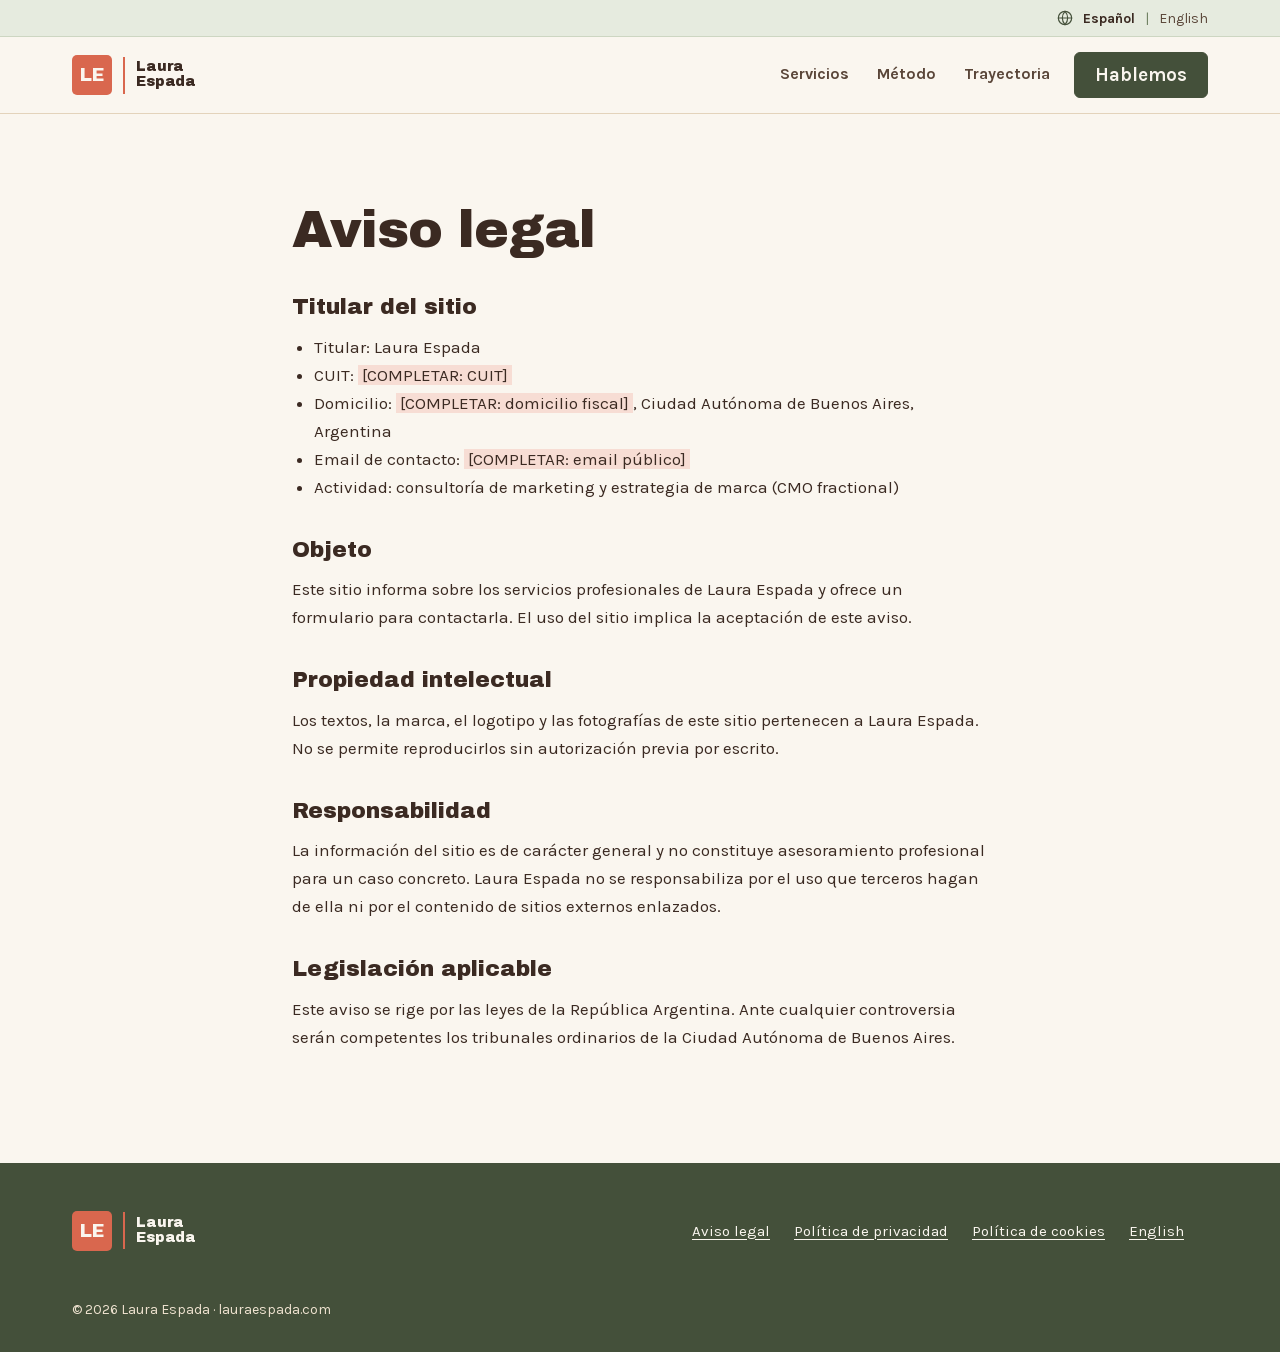
<file: aviso-legal.html>
<!doctype html>
<html lang="es">
<head>
<meta charset="utf-8">
<meta name="viewport" content="width=device-width, initial-scale=1">
<title>Aviso legal — Laura Espada</title>
<meta name="description" content="Aviso legal de lauraespada.com.">
<meta name="robots" content="noindex, follow">
<link rel="canonical" href="https://lauraespada.com/aviso-legal">

<meta property="og:type" content="website">
<meta property="og:locale" content="es_AR">
<meta property="og:site_name" content="Laura Espada">
<meta property="og:title" content="Aviso legal — Laura Espada">
<meta property="og:description" content="Aviso legal de lauraespada.com.">
<meta property="og:url" content="https://lauraespada.com/aviso-legal">
<meta property="og:image" content="https://lauraespada.com/assets/img/og-image-1200x630.jpg">
<meta property="og:image:width" content="1200">
<meta property="og:image:height" content="630">
<meta name="twitter:card" content="summary_large_image">
<meta name="twitter:title" content="Aviso legal — Laura Espada">
<meta name="twitter:description" content="Aviso legal de lauraespada.com.">
<meta name="twitter:image" content="https://lauraespada.com/assets/img/og-image-1200x630.jpg">
<link rel="preload" href="/assets/fonts/ArchivoBlack-latin.woff2" as="font" type="font/woff2" crossorigin>
<link rel="preload" href="/assets/fonts/Karla-latin.woff2" as="font" type="font/woff2" crossorigin>

<link rel="stylesheet" href="/assets/css/laura-espada.css">
<link rel="icon" href="/favicon.ico" sizes="any">
<link rel="icon" href="/favicon-32x32.png" sizes="32x32" type="image/png">
<link rel="icon" href="/favicon-16x16.png" sizes="16x16" type="image/png">
<link rel="apple-touch-icon" href="/apple-touch-icon.png">
<link rel="manifest" href="/site.webmanifest">
<meta name="theme-color" content="#D9674E">
<style>
*,*::before,*::after{box-sizing:border-box}
html{scroll-behavior:smooth;-webkit-text-size-adjust:100%}
body{margin:0;overflow-x:hidden}
@supports (overflow:clip){body{overflow-x:clip}}
img,svg{max-width:100%}img{height:auto}
section[id]{scroll-margin-top:84px}
a{color:var(--fg-1)}
:focus-visible{outline:3px solid var(--salvia-900);outline-offset:2px}
[data-btn]{transition:background-color .15s ease,transform .15s ease}
[data-btn="primary"]:hover{background:#56644A!important}
[data-btn="primary"]:active{background:#343D2C!important;transform:translateY(1px)}
[data-btn="outline"]:hover{background:var(--crema-200)!important}
[data-btn="dark"]:hover{background:var(--marron-700)!important}
[data-lang]:hover{color:var(--fg-1)!important;text-decoration:underline!important}
[data-navlink]:hover{color:var(--fg-1)!important;border-bottom-color:var(--salvia-700)!important}
[data-card]{transition:box-shadow .2s ease,transform .2s ease}
[data-card]:hover{box-shadow:var(--shadow-md);transform:translateY(-2px)}
[data-field]:focus{border-color:var(--salvia-700)!important;box-shadow:0 0 0 3px rgba(111,128,97,.3);outline:none}
[data-foot] a{color:var(--crema)}
.sr-only{position:absolute;width:1px;height:1px;padding:0;margin:-1px;overflow:hidden;clip:rect(0,0,0,0);border:0}
.skip{position:absolute;left:-9999px;top:8px;background:var(--marron-900);color:var(--crema);padding:10px 14px;border-radius:6px;z-index:100}
.skip:focus{left:8px}
#nav-toggle{display:none}
@media (max-width:860px){
#nav-toggle{display:inline-flex}
#nav-links{position:absolute;top:100%;left:0;right:0;flex-direction:column;align-items:flex-start!important;gap:4px!important;background:var(--crema);padding:12px 24px 24px;border-bottom:1px solid var(--crema-300);box-shadow:var(--shadow-md);display:none!important}
#nav-links[data-open="true"]{display:flex!important}
#nav-links a{padding:12px 0!important;font-size:18px!important}
[data-hide-mobile]{display:none!important}
[data-mobile-stack]{grid-template-columns:minmax(0,1fr)!important;gap:40px!important}
[data-mobile-photo]{max-width:380px}
[data-creds]{grid-template-columns:minmax(0,1fr)!important}
[data-card-title]{min-height:0!important}
[data-creds]>li{padding:24px 0!important;border-left:none!important;border-top:1px solid var(--salvia-500)}
}
@media (max-width:600px){
section{padding-top:64px!important;padding-bottom:64px!important}
[data-pad]{padding-left:20px!important;padding-right:20px!important}
[data-form-grid]{grid-template-columns:minmax(0,1fr)!important}
[data-form-grid]>*{grid-column:auto!important}
[data-card-pad]{padding:24px!important}
}
@media (prefers-reduced-motion:reduce){html{scroll-behavior:auto}*,*::before,*::after{transition-duration:.01ms!important;animation-duration:.01ms!important}}
</style>

<script src="/assets/js/main.js" defer></script>
</head>
<body>
<a class="skip" href="#contenido">Saltar al contenido</a>
<div style="background:var(--salvia-100);border-bottom:1px solid var(--salvia-200)"><div data-pad style="max-width:1200px;margin:0 auto;padding:0 32px;min-height:36px;display:flex;align-items:center;justify-content:flex-end;gap:10px;font-size:14px"><span style="display:inline-flex;align-items:center;gap:6px;color:var(--salvia-900)"><svg width="16" height="16" viewBox="0 0 24 24" fill="none" stroke="currentColor" stroke-width="1.75" stroke-linecap="round" stroke-linejoin="round" aria-hidden="true" focusable="false"><circle cx="12" cy="12" r="10" /><path d="M12 2a14.5 14.5 0 0 0 0 20 14.5 14.5 0 0 0 0-20" /><path d="M2 12h20" /></svg><span class="sr-only">Idioma:</span></span><span aria-current="true" style="font-weight:700;color:var(--fg-1)">Español</span><span aria-hidden="true" style="color:var(--salvia-700)">|</span><a href="/en/" hreflang="en" lang="en" data-lang style="color:var(--fg-2);text-decoration:none">English</a></div></div>
<header style="position:sticky;top:0;z-index:40;background:var(--crema);border-bottom:1px solid var(--crema-300)">
<nav aria-label="Principal" data-pad style="position:relative;max-width:1200px;margin:0 auto;padding:0 32px;min-height:76px;display:flex;align-items:center;gap:24px">
<a href="/" aria-label="Laura Espada — inicio" style="text-decoration:none;display:flex"><span style="display:inline-flex;align-items:center;gap:11px"><span aria-hidden="true" style="width:40px;height:40px;flex:none;background:var(--coral);color:var(--crema);border-radius:5px;display:inline-flex;align-items:center;justify-content:center;font-family:var(--font-display);font-size:18px;letter-spacing:-0.02em;line-height:1">LE</span><span aria-hidden="true" style="width:2px;height:37px;background:var(--coral);flex:none"></span><span style="font-family:var(--font-display);color:var(--fg-1);font-size:14px;line-height:1.05;letter-spacing:-0.01em;display:flex;flex-direction:column"><span>Laura</span><span>Espada</span></span></span></a>
<div id="nav-links" style="display:flex;align-items:center;gap:28px;margin-left:auto">
<a href="/#servicios" data-navlink style="font-weight:700;font-size:16px;color:var(--fg-2);text-decoration:none;padding:6px 0;border-bottom:2px solid transparent;white-space:nowrap">Servicios</a>
<a href="/#metodo" data-navlink style="font-weight:700;font-size:16px;color:var(--fg-2);text-decoration:none;padding:6px 0;border-bottom:2px solid transparent;white-space:nowrap">Método</a>
<a href="/#trayectoria" data-navlink style="font-weight:700;font-size:16px;color:var(--fg-2);text-decoration:none;padding:6px 0;border-bottom:2px solid transparent;white-space:nowrap">Trayectoria</a>
</div>
<span data-hide-mobile style="display:inline-flex"><a href="/#contacto" data-btn="primary" style="display:inline-flex;align-items:center;justify-content:center;gap:10px;min-height:46px;padding:0 20px;border-radius:var(--radius-button);font-family:var(--font-body);font-weight:700;font-size:19px;line-height:1.1;text-decoration:none;background:var(--salvia-900);color:var(--crema);border:1.5px solid var(--salvia-900)">Hablemos</a></span>
<button id="nav-toggle" type="button" aria-label="Menú" aria-controls="nav-links" aria-expanded="false" style="margin-left:auto;width:48px;height:48px;align-items:center;justify-content:center;background:none;border:none;border-radius:6px;color:var(--fg-1);cursor:pointer;padding:0"><svg width="26" height="26" viewBox="0 0 24 24" fill="none" stroke="currentColor" stroke-width="1.75" stroke-linecap="round" stroke-linejoin="round" aria-hidden="true" focusable="false"><line x1="4" x2="20" y1="12" y2="12" /><line x1="4" x2="20" y1="6" y2="6" /><line x1="4" x2="20" y1="18" y2="18" /></svg></button>
</nav>
</header>
<main id="contenido">
<section style="padding:88px 0 96px">
<div data-pad style="max-width:760px;margin:0 auto;padding-left:32px;padding-right:32px">
<h1 style="font-family:var(--font-display);font-weight:400;font-size:clamp(34px,5vw,52px);line-height:1.08;letter-spacing:-0.02em;margin:0 0 28px">Aviso legal</h1>
<h2 style="font-family:var(--font-display);font-weight:400;font-size:22px;line-height:1.2;margin:36px 0 12px">Titular del sitio</h2><ul style="font-size:17px;line-height:1.65;margin:0 0 16px;padding-left:22px"><li>Titular: Laura Espada</li><li>CUIT: <mark style="background:var(--coral-100);color:var(--fg-1);padding:0 4px">[COMPLETAR: CUIT]</mark></li><li>Domicilio: <mark style="background:var(--coral-100);color:var(--fg-1);padding:0 4px">[COMPLETAR: domicilio fiscal]</mark>, Ciudad Autónoma de Buenos Aires, Argentina</li><li>Email de contacto: <mark style="background:var(--coral-100);color:var(--fg-1);padding:0 4px">[COMPLETAR: email público]</mark></li><li>Actividad: consultoría de marketing y estrategia de marca (CMO fractional)</li></ul><h2 style="font-family:var(--font-display);font-weight:400;font-size:22px;line-height:1.2;margin:36px 0 12px">Objeto</h2><p style="font-size:17px;line-height:1.65;margin:0 0 16px">Este sitio informa sobre los servicios profesionales de Laura Espada y ofrece un formulario para contactarla. El uso del sitio implica la aceptación de este aviso.</p><h2 style="font-family:var(--font-display);font-weight:400;font-size:22px;line-height:1.2;margin:36px 0 12px">Propiedad intelectual</h2><p style="font-size:17px;line-height:1.65;margin:0 0 16px">Los textos, la marca, el logotipo y las fotografías de este sitio pertenecen a Laura Espada. No se permite reproducirlos sin autorización previa por escrito.</p><h2 style="font-family:var(--font-display);font-weight:400;font-size:22px;line-height:1.2;margin:36px 0 12px">Responsabilidad</h2><p style="font-size:17px;line-height:1.65;margin:0 0 16px">La información del sitio es de carácter general y no constituye asesoramiento profesional para un caso concreto. Laura Espada no se responsabiliza por el uso que terceros hagan de ella ni por el contenido de sitios externos enlazados.</p><h2 style="font-family:var(--font-display);font-weight:400;font-size:22px;line-height:1.2;margin:36px 0 12px">Legislación aplicable</h2><p style="font-size:17px;line-height:1.65;margin:0 0 16px">Este aviso se rige por las leyes de la República Argentina. Ante cualquier controversia serán competentes los tribunales ordinarios de la Ciudad Autónoma de Buenos Aires.</p>
</div>
</section>
</main>
<footer data-foot style="background:var(--salvia-900);color:var(--crema)">
<div data-pad style="max-width:1200px;margin:0 auto;padding:48px 32px;display:flex;flex-wrap:wrap;gap:32px;align-items:center;justify-content:space-between">
<a href="/" aria-label="Laura Espada" style="text-decoration:none;display:flex"><span style="display:inline-flex;align-items:center;gap:11px"><span aria-hidden="true" style="width:40px;height:40px;flex:none;background:var(--coral);color:var(--crema);border-radius:5px;display:inline-flex;align-items:center;justify-content:center;font-family:var(--font-display);font-size:18px;letter-spacing:-0.02em;line-height:1">LE</span><span aria-hidden="true" style="width:2px;height:37px;background:var(--coral);flex:none"></span><span style="font-family:var(--font-display);color:var(--crema);font-size:14px;line-height:1.05;letter-spacing:-0.01em;display:flex;flex-direction:column"><span>Laura</span><span>Espada</span></span></span></a>
<ul style="list-style:none;margin:0;padding:0;display:flex;flex-wrap:wrap;gap:12px 24px;font-size:15px">
<li><a href="/aviso-legal">Aviso legal</a></li>
<li><a href="/politica-privacidad">Política de privacidad</a></li>
<li><a href="/politica-cookies">Política de cookies</a></li>
<li><a href="/en/" hreflang="en" lang="en">English</a></li>
<li><button type="button" data-cookie-settings hidden style="background:none;border:none;padding:0;color:var(--crema);font:inherit;text-decoration:underline;text-underline-offset:3px;cursor:pointer">Configurar cookies</button></li>
</ul>
</div>
<div data-pad style="max-width:1200px;margin:0 auto;padding:0 32px 32px;font-size:14px;color:var(--crema-200)">© 2026 Laura Espada · lauraespada.com</div>
</footer>
</body>
</html>
</file>
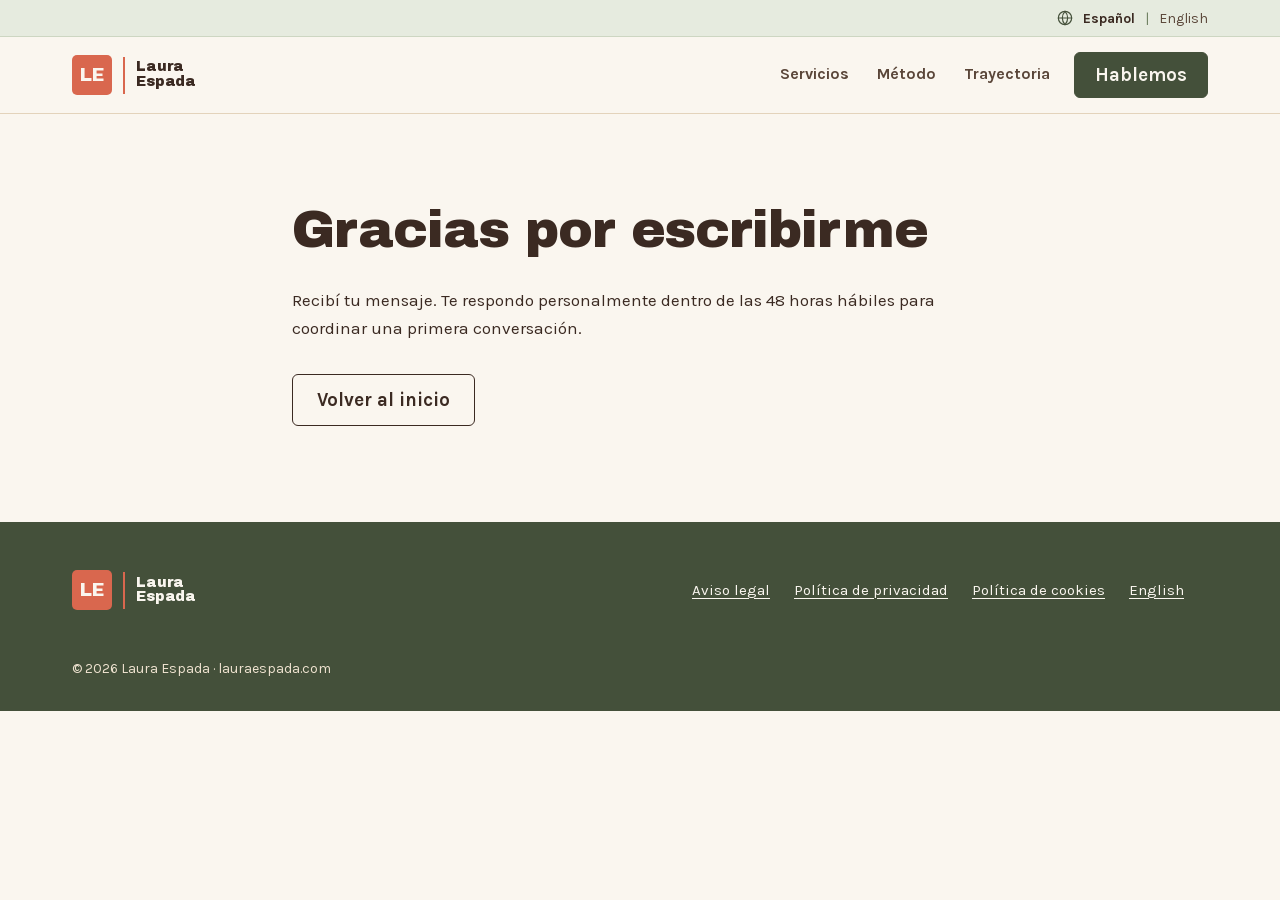
<file: gracias.html>
<!doctype html>
<html lang="es">
<head>
<meta charset="utf-8">
<meta name="viewport" content="width=device-width, initial-scale=1">
<title>Gracias — Laura Espada</title>
<meta name="description" content="Mensaje recibido.">
<meta name="robots" content="noindex, nofollow">
<link rel="canonical" href="https://lauraespada.com/gracias">

<meta property="og:type" content="website">
<meta property="og:locale" content="es_AR">
<meta property="og:site_name" content="Laura Espada">
<meta property="og:title" content="Gracias — Laura Espada">
<meta property="og:description" content="Mensaje recibido.">
<meta property="og:url" content="https://lauraespada.com/gracias">
<meta property="og:image" content="https://lauraespada.com/assets/img/og-image-1200x630.jpg">
<meta property="og:image:width" content="1200">
<meta property="og:image:height" content="630">
<meta name="twitter:card" content="summary_large_image">
<meta name="twitter:title" content="Gracias — Laura Espada">
<meta name="twitter:description" content="Mensaje recibido.">
<meta name="twitter:image" content="https://lauraespada.com/assets/img/og-image-1200x630.jpg">
<link rel="preload" href="/assets/fonts/ArchivoBlack-latin.woff2" as="font" type="font/woff2" crossorigin>
<link rel="preload" href="/assets/fonts/Karla-latin.woff2" as="font" type="font/woff2" crossorigin>

<link rel="stylesheet" href="/assets/css/laura-espada.css">
<link rel="icon" href="/favicon.ico" sizes="any">
<link rel="icon" href="/favicon-32x32.png" sizes="32x32" type="image/png">
<link rel="icon" href="/favicon-16x16.png" sizes="16x16" type="image/png">
<link rel="apple-touch-icon" href="/apple-touch-icon.png">
<link rel="manifest" href="/site.webmanifest">
<meta name="theme-color" content="#D9674E">
<style>
*,*::before,*::after{box-sizing:border-box}
html{scroll-behavior:smooth;-webkit-text-size-adjust:100%}
body{margin:0;overflow-x:hidden}
@supports (overflow:clip){body{overflow-x:clip}}
img,svg{max-width:100%}img{height:auto}
section[id]{scroll-margin-top:84px}
a{color:var(--fg-1)}
:focus-visible{outline:3px solid var(--salvia-900);outline-offset:2px}
[data-btn]{transition:background-color .15s ease,transform .15s ease}
[data-btn="primary"]:hover{background:#56644A!important}
[data-btn="primary"]:active{background:#343D2C!important;transform:translateY(1px)}
[data-btn="outline"]:hover{background:var(--crema-200)!important}
[data-btn="dark"]:hover{background:var(--marron-700)!important}
[data-lang]:hover{color:var(--fg-1)!important;text-decoration:underline!important}
[data-navlink]:hover{color:var(--fg-1)!important;border-bottom-color:var(--salvia-700)!important}
[data-card]{transition:box-shadow .2s ease,transform .2s ease}
[data-card]:hover{box-shadow:var(--shadow-md);transform:translateY(-2px)}
[data-field]:focus{border-color:var(--salvia-700)!important;box-shadow:0 0 0 3px rgba(111,128,97,.3);outline:none}
[data-foot] a{color:var(--crema)}
.sr-only{position:absolute;width:1px;height:1px;padding:0;margin:-1px;overflow:hidden;clip:rect(0,0,0,0);border:0}
.skip{position:absolute;left:-9999px;top:8px;background:var(--marron-900);color:var(--crema);padding:10px 14px;border-radius:6px;z-index:100}
.skip:focus{left:8px}
#nav-toggle{display:none}
@media (max-width:860px){
#nav-toggle{display:inline-flex}
#nav-links{position:absolute;top:100%;left:0;right:0;flex-direction:column;align-items:flex-start!important;gap:4px!important;background:var(--crema);padding:12px 24px 24px;border-bottom:1px solid var(--crema-300);box-shadow:var(--shadow-md);display:none!important}
#nav-links[data-open="true"]{display:flex!important}
#nav-links a{padding:12px 0!important;font-size:18px!important}
[data-hide-mobile]{display:none!important}
[data-mobile-stack]{grid-template-columns:minmax(0,1fr)!important;gap:40px!important}
[data-mobile-photo]{max-width:380px}
[data-creds]{grid-template-columns:minmax(0,1fr)!important}
[data-card-title]{min-height:0!important}
[data-creds]>li{padding:24px 0!important;border-left:none!important;border-top:1px solid var(--salvia-500)}
}
@media (max-width:600px){
section{padding-top:64px!important;padding-bottom:64px!important}
[data-pad]{padding-left:20px!important;padding-right:20px!important}
[data-form-grid]{grid-template-columns:minmax(0,1fr)!important}
[data-form-grid]>*{grid-column:auto!important}
[data-card-pad]{padding:24px!important}
}
@media (prefers-reduced-motion:reduce){html{scroll-behavior:auto}*,*::before,*::after{transition-duration:.01ms!important;animation-duration:.01ms!important}}
</style>

<script src="/assets/js/main.js" defer></script>
</head>
<body>
<a class="skip" href="#contenido">Saltar al contenido</a>
<div style="background:var(--salvia-100);border-bottom:1px solid var(--salvia-200)"><div data-pad style="max-width:1200px;margin:0 auto;padding:0 32px;min-height:36px;display:flex;align-items:center;justify-content:flex-end;gap:10px;font-size:14px"><span style="display:inline-flex;align-items:center;gap:6px;color:var(--salvia-900)"><svg width="16" height="16" viewBox="0 0 24 24" fill="none" stroke="currentColor" stroke-width="1.75" stroke-linecap="round" stroke-linejoin="round" aria-hidden="true" focusable="false"><circle cx="12" cy="12" r="10" /><path d="M12 2a14.5 14.5 0 0 0 0 20 14.5 14.5 0 0 0 0-20" /><path d="M2 12h20" /></svg><span class="sr-only">Idioma:</span></span><span aria-current="true" style="font-weight:700;color:var(--fg-1)">Español</span><span aria-hidden="true" style="color:var(--salvia-700)">|</span><a href="/en/" hreflang="en" lang="en" data-lang style="color:var(--fg-2);text-decoration:none">English</a></div></div>
<header style="position:sticky;top:0;z-index:40;background:var(--crema);border-bottom:1px solid var(--crema-300)">
<nav aria-label="Principal" data-pad style="position:relative;max-width:1200px;margin:0 auto;padding:0 32px;min-height:76px;display:flex;align-items:center;gap:24px">
<a href="/" aria-label="Laura Espada — inicio" style="text-decoration:none;display:flex"><span style="display:inline-flex;align-items:center;gap:11px"><span aria-hidden="true" style="width:40px;height:40px;flex:none;background:var(--coral);color:var(--crema);border-radius:5px;display:inline-flex;align-items:center;justify-content:center;font-family:var(--font-display);font-size:18px;letter-spacing:-0.02em;line-height:1">LE</span><span aria-hidden="true" style="width:2px;height:37px;background:var(--coral);flex:none"></span><span style="font-family:var(--font-display);color:var(--fg-1);font-size:14px;line-height:1.05;letter-spacing:-0.01em;display:flex;flex-direction:column"><span>Laura</span><span>Espada</span></span></span></a>
<div id="nav-links" style="display:flex;align-items:center;gap:28px;margin-left:auto">
<a href="/#servicios" data-navlink style="font-weight:700;font-size:16px;color:var(--fg-2);text-decoration:none;padding:6px 0;border-bottom:2px solid transparent;white-space:nowrap">Servicios</a>
<a href="/#metodo" data-navlink style="font-weight:700;font-size:16px;color:var(--fg-2);text-decoration:none;padding:6px 0;border-bottom:2px solid transparent;white-space:nowrap">Método</a>
<a href="/#trayectoria" data-navlink style="font-weight:700;font-size:16px;color:var(--fg-2);text-decoration:none;padding:6px 0;border-bottom:2px solid transparent;white-space:nowrap">Trayectoria</a>
</div>
<span data-hide-mobile style="display:inline-flex"><a href="/#contacto" data-btn="primary" style="display:inline-flex;align-items:center;justify-content:center;gap:10px;min-height:46px;padding:0 20px;border-radius:var(--radius-button);font-family:var(--font-body);font-weight:700;font-size:19px;line-height:1.1;text-decoration:none;background:var(--salvia-900);color:var(--crema);border:1.5px solid var(--salvia-900)">Hablemos</a></span>
<button id="nav-toggle" type="button" aria-label="Menú" aria-controls="nav-links" aria-expanded="false" style="margin-left:auto;width:48px;height:48px;align-items:center;justify-content:center;background:none;border:none;border-radius:6px;color:var(--fg-1);cursor:pointer;padding:0"><svg width="26" height="26" viewBox="0 0 24 24" fill="none" stroke="currentColor" stroke-width="1.75" stroke-linecap="round" stroke-linejoin="round" aria-hidden="true" focusable="false"><line x1="4" x2="20" y1="12" y2="12" /><line x1="4" x2="20" y1="6" y2="6" /><line x1="4" x2="20" y1="18" y2="18" /></svg></button>
</nav>
</header>
<main id="contenido">
<section style="padding:88px 0 96px">
<div data-pad style="max-width:760px;margin:0 auto;padding-left:32px;padding-right:32px">
<h1 style="font-family:var(--font-display);font-weight:400;font-size:clamp(34px,5vw,52px);line-height:1.08;letter-spacing:-0.02em;margin:0 0 28px">Gracias por escribirme</h1>
<p style="font-size:17px;line-height:1.65;margin:0 0 16px">Recibí tu mensaje. Te respondo personalmente dentro de las 48 horas hábiles para coordinar una primera conversación.</p><div style="margin-top:32px"><a href="/" data-btn="outline" style="display:inline-flex;align-items:center;justify-content:center;gap:10px;min-height:52px;padding:0 24px;border-radius:var(--radius-button);font-family:var(--font-body);font-weight:700;font-size:19px;line-height:1.1;text-decoration:none;background:transparent;color:var(--fg-1);border:1.5px solid var(--marron-900)">Volver al inicio</a></div>
</div>
</section>
</main>
<footer data-foot style="background:var(--salvia-900);color:var(--crema)">
<div data-pad style="max-width:1200px;margin:0 auto;padding:48px 32px;display:flex;flex-wrap:wrap;gap:32px;align-items:center;justify-content:space-between">
<a href="/" aria-label="Laura Espada" style="text-decoration:none;display:flex"><span style="display:inline-flex;align-items:center;gap:11px"><span aria-hidden="true" style="width:40px;height:40px;flex:none;background:var(--coral);color:var(--crema);border-radius:5px;display:inline-flex;align-items:center;justify-content:center;font-family:var(--font-display);font-size:18px;letter-spacing:-0.02em;line-height:1">LE</span><span aria-hidden="true" style="width:2px;height:37px;background:var(--coral);flex:none"></span><span style="font-family:var(--font-display);color:var(--crema);font-size:14px;line-height:1.05;letter-spacing:-0.01em;display:flex;flex-direction:column"><span>Laura</span><span>Espada</span></span></span></a>
<ul style="list-style:none;margin:0;padding:0;display:flex;flex-wrap:wrap;gap:12px 24px;font-size:15px">
<li><a href="/aviso-legal">Aviso legal</a></li>
<li><a href="/politica-privacidad">Política de privacidad</a></li>
<li><a href="/politica-cookies">Política de cookies</a></li>
<li><a href="/en/" hreflang="en" lang="en">English</a></li>
<li><button type="button" data-cookie-settings hidden style="background:none;border:none;padding:0;color:var(--crema);font:inherit;text-decoration:underline;text-underline-offset:3px;cursor:pointer">Configurar cookies</button></li>
</ul>
</div>
<div data-pad style="max-width:1200px;margin:0 auto;padding:0 32px 32px;font-size:14px;color:var(--crema-200)">© 2026 Laura Espada · lauraespada.com</div>
</footer>
</body>
</html>
</file>
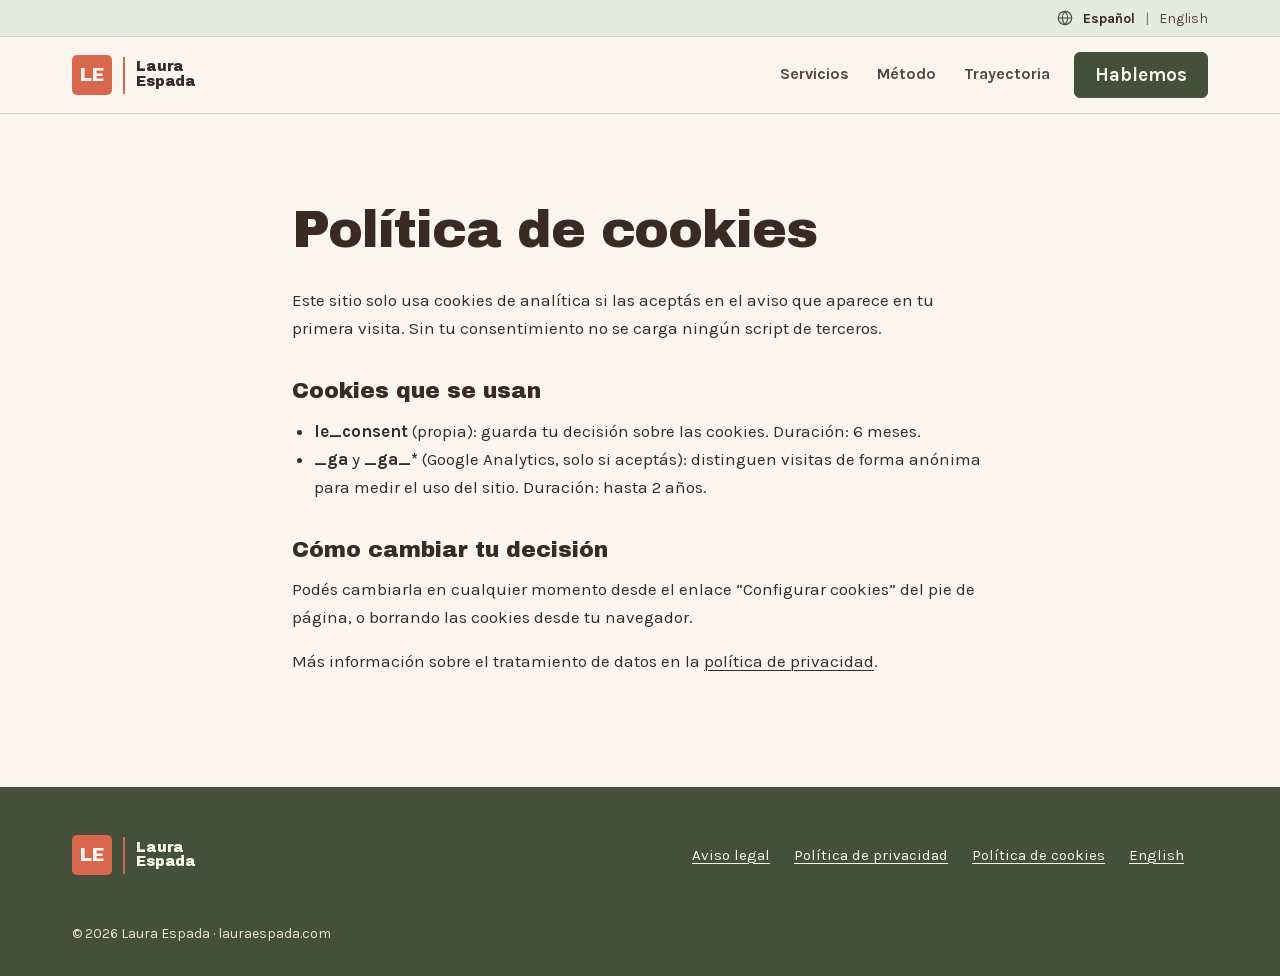
<file: politica-cookies.html>
<!doctype html>
<html lang="es">
<head>
<meta charset="utf-8">
<meta name="viewport" content="width=device-width, initial-scale=1">
<title>Política de cookies — Laura Espada</title>
<meta name="description" content="Qué cookies usa lauraespada.com.">
<meta name="robots" content="noindex, follow">
<link rel="canonical" href="https://lauraespada.com/politica-cookies">

<meta property="og:type" content="website">
<meta property="og:locale" content="es_AR">
<meta property="og:site_name" content="Laura Espada">
<meta property="og:title" content="Política de cookies — Laura Espada">
<meta property="og:description" content="Qué cookies usa lauraespada.com.">
<meta property="og:url" content="https://lauraespada.com/politica-cookies">
<meta property="og:image" content="https://lauraespada.com/assets/img/og-image-1200x630.jpg">
<meta property="og:image:width" content="1200">
<meta property="og:image:height" content="630">
<meta name="twitter:card" content="summary_large_image">
<meta name="twitter:title" content="Política de cookies — Laura Espada">
<meta name="twitter:description" content="Qué cookies usa lauraespada.com.">
<meta name="twitter:image" content="https://lauraespada.com/assets/img/og-image-1200x630.jpg">
<link rel="preload" href="/assets/fonts/ArchivoBlack-latin.woff2" as="font" type="font/woff2" crossorigin>
<link rel="preload" href="/assets/fonts/Karla-latin.woff2" as="font" type="font/woff2" crossorigin>

<link rel="stylesheet" href="/assets/css/laura-espada.css">
<link rel="icon" href="/favicon.ico" sizes="any">
<link rel="icon" href="/favicon-32x32.png" sizes="32x32" type="image/png">
<link rel="icon" href="/favicon-16x16.png" sizes="16x16" type="image/png">
<link rel="apple-touch-icon" href="/apple-touch-icon.png">
<link rel="manifest" href="/site.webmanifest">
<meta name="theme-color" content="#D9674E">
<style>
*,*::before,*::after{box-sizing:border-box}
html{scroll-behavior:smooth;-webkit-text-size-adjust:100%}
body{margin:0;overflow-x:hidden}
@supports (overflow:clip){body{overflow-x:clip}}
img,svg{max-width:100%}img{height:auto}
section[id]{scroll-margin-top:84px}
a{color:var(--fg-1)}
:focus-visible{outline:3px solid var(--salvia-900);outline-offset:2px}
[data-btn]{transition:background-color .15s ease,transform .15s ease}
[data-btn="primary"]:hover{background:#56644A!important}
[data-btn="primary"]:active{background:#343D2C!important;transform:translateY(1px)}
[data-btn="outline"]:hover{background:var(--crema-200)!important}
[data-btn="dark"]:hover{background:var(--marron-700)!important}
[data-lang]:hover{color:var(--fg-1)!important;text-decoration:underline!important}
[data-navlink]:hover{color:var(--fg-1)!important;border-bottom-color:var(--salvia-700)!important}
[data-card]{transition:box-shadow .2s ease,transform .2s ease}
[data-card]:hover{box-shadow:var(--shadow-md);transform:translateY(-2px)}
[data-field]:focus{border-color:var(--salvia-700)!important;box-shadow:0 0 0 3px rgba(111,128,97,.3);outline:none}
[data-foot] a{color:var(--crema)}
.sr-only{position:absolute;width:1px;height:1px;padding:0;margin:-1px;overflow:hidden;clip:rect(0,0,0,0);border:0}
.skip{position:absolute;left:-9999px;top:8px;background:var(--marron-900);color:var(--crema);padding:10px 14px;border-radius:6px;z-index:100}
.skip:focus{left:8px}
#nav-toggle{display:none}
@media (max-width:860px){
#nav-toggle{display:inline-flex}
#nav-links{position:absolute;top:100%;left:0;right:0;flex-direction:column;align-items:flex-start!important;gap:4px!important;background:var(--crema);padding:12px 24px 24px;border-bottom:1px solid var(--crema-300);box-shadow:var(--shadow-md);display:none!important}
#nav-links[data-open="true"]{display:flex!important}
#nav-links a{padding:12px 0!important;font-size:18px!important}
[data-hide-mobile]{display:none!important}
[data-mobile-stack]{grid-template-columns:minmax(0,1fr)!important;gap:40px!important}
[data-mobile-photo]{max-width:380px}
[data-creds]{grid-template-columns:minmax(0,1fr)!important}
[data-card-title]{min-height:0!important}
[data-creds]>li{padding:24px 0!important;border-left:none!important;border-top:1px solid var(--salvia-500)}
}
@media (max-width:600px){
section{padding-top:64px!important;padding-bottom:64px!important}
[data-pad]{padding-left:20px!important;padding-right:20px!important}
[data-form-grid]{grid-template-columns:minmax(0,1fr)!important}
[data-form-grid]>*{grid-column:auto!important}
[data-card-pad]{padding:24px!important}
}
@media (prefers-reduced-motion:reduce){html{scroll-behavior:auto}*,*::before,*::after{transition-duration:.01ms!important;animation-duration:.01ms!important}}
</style>

<script src="/assets/js/main.js" defer></script>
</head>
<body>
<a class="skip" href="#contenido">Saltar al contenido</a>
<div style="background:var(--salvia-100);border-bottom:1px solid var(--salvia-200)"><div data-pad style="max-width:1200px;margin:0 auto;padding:0 32px;min-height:36px;display:flex;align-items:center;justify-content:flex-end;gap:10px;font-size:14px"><span style="display:inline-flex;align-items:center;gap:6px;color:var(--salvia-900)"><svg width="16" height="16" viewBox="0 0 24 24" fill="none" stroke="currentColor" stroke-width="1.75" stroke-linecap="round" stroke-linejoin="round" aria-hidden="true" focusable="false"><circle cx="12" cy="12" r="10" /><path d="M12 2a14.5 14.5 0 0 0 0 20 14.5 14.5 0 0 0 0-20" /><path d="M2 12h20" /></svg><span class="sr-only">Idioma:</span></span><span aria-current="true" style="font-weight:700;color:var(--fg-1)">Español</span><span aria-hidden="true" style="color:var(--salvia-700)">|</span><a href="/en/" hreflang="en" lang="en" data-lang style="color:var(--fg-2);text-decoration:none">English</a></div></div>
<header style="position:sticky;top:0;z-index:40;background:var(--crema);border-bottom:1px solid var(--crema-300)">
<nav aria-label="Principal" data-pad style="position:relative;max-width:1200px;margin:0 auto;padding:0 32px;min-height:76px;display:flex;align-items:center;gap:24px">
<a href="/" aria-label="Laura Espada — inicio" style="text-decoration:none;display:flex"><span style="display:inline-flex;align-items:center;gap:11px"><span aria-hidden="true" style="width:40px;height:40px;flex:none;background:var(--coral);color:var(--crema);border-radius:5px;display:inline-flex;align-items:center;justify-content:center;font-family:var(--font-display);font-size:18px;letter-spacing:-0.02em;line-height:1">LE</span><span aria-hidden="true" style="width:2px;height:37px;background:var(--coral);flex:none"></span><span style="font-family:var(--font-display);color:var(--fg-1);font-size:14px;line-height:1.05;letter-spacing:-0.01em;display:flex;flex-direction:column"><span>Laura</span><span>Espada</span></span></span></a>
<div id="nav-links" style="display:flex;align-items:center;gap:28px;margin-left:auto">
<a href="/#servicios" data-navlink style="font-weight:700;font-size:16px;color:var(--fg-2);text-decoration:none;padding:6px 0;border-bottom:2px solid transparent;white-space:nowrap">Servicios</a>
<a href="/#metodo" data-navlink style="font-weight:700;font-size:16px;color:var(--fg-2);text-decoration:none;padding:6px 0;border-bottom:2px solid transparent;white-space:nowrap">Método</a>
<a href="/#trayectoria" data-navlink style="font-weight:700;font-size:16px;color:var(--fg-2);text-decoration:none;padding:6px 0;border-bottom:2px solid transparent;white-space:nowrap">Trayectoria</a>
</div>
<span data-hide-mobile style="display:inline-flex"><a href="/#contacto" data-btn="primary" style="display:inline-flex;align-items:center;justify-content:center;gap:10px;min-height:46px;padding:0 20px;border-radius:var(--radius-button);font-family:var(--font-body);font-weight:700;font-size:19px;line-height:1.1;text-decoration:none;background:var(--salvia-900);color:var(--crema);border:1.5px solid var(--salvia-900)">Hablemos</a></span>
<button id="nav-toggle" type="button" aria-label="Menú" aria-controls="nav-links" aria-expanded="false" style="margin-left:auto;width:48px;height:48px;align-items:center;justify-content:center;background:none;border:none;border-radius:6px;color:var(--fg-1);cursor:pointer;padding:0"><svg width="26" height="26" viewBox="0 0 24 24" fill="none" stroke="currentColor" stroke-width="1.75" stroke-linecap="round" stroke-linejoin="round" aria-hidden="true" focusable="false"><line x1="4" x2="20" y1="12" y2="12" /><line x1="4" x2="20" y1="6" y2="6" /><line x1="4" x2="20" y1="18" y2="18" /></svg></button>
</nav>
</header>
<main id="contenido">
<section style="padding:88px 0 96px">
<div data-pad style="max-width:760px;margin:0 auto;padding-left:32px;padding-right:32px">
<h1 style="font-family:var(--font-display);font-weight:400;font-size:clamp(34px,5vw,52px);line-height:1.08;letter-spacing:-0.02em;margin:0 0 28px">Política de cookies</h1>
<p style="font-size:17px;line-height:1.65;margin:0 0 16px">Este sitio solo usa cookies de analítica si las aceptás en el aviso que aparece en tu primera visita. Sin tu consentimiento no se carga ningún script de terceros.</p><h2 style="font-family:var(--font-display);font-weight:400;font-size:22px;line-height:1.2;margin:36px 0 12px">Cookies que se usan</h2><ul style="font-size:17px;line-height:1.65;margin:0 0 16px;padding-left:22px"><li><strong>le_consent</strong> (propia): guarda tu decisión sobre las cookies. Duración: 6 meses.</li><li><strong>_ga</strong> y <strong>_ga_*</strong> (Google Analytics, solo si aceptás): distinguen visitas de forma anónima para medir el uso del sitio. Duración: hasta 2 años.</li></ul><h2 style="font-family:var(--font-display);font-weight:400;font-size:22px;line-height:1.2;margin:36px 0 12px">Cómo cambiar tu decisión</h2><p style="font-size:17px;line-height:1.65;margin:0 0 16px">Podés cambiarla en cualquier momento desde el enlace “Configurar cookies” del pie de página, o borrando las cookies desde tu navegador.</p><p style="font-size:17px;line-height:1.65;margin:0 0 16px">Más información sobre el tratamiento de datos en la <a href="/politica-privacidad">política de privacidad</a>.</p>
</div>
</section>
</main>
<footer data-foot style="background:var(--salvia-900);color:var(--crema)">
<div data-pad style="max-width:1200px;margin:0 auto;padding:48px 32px;display:flex;flex-wrap:wrap;gap:32px;align-items:center;justify-content:space-between">
<a href="/" aria-label="Laura Espada" style="text-decoration:none;display:flex"><span style="display:inline-flex;align-items:center;gap:11px"><span aria-hidden="true" style="width:40px;height:40px;flex:none;background:var(--coral);color:var(--crema);border-radius:5px;display:inline-flex;align-items:center;justify-content:center;font-family:var(--font-display);font-size:18px;letter-spacing:-0.02em;line-height:1">LE</span><span aria-hidden="true" style="width:2px;height:37px;background:var(--coral);flex:none"></span><span style="font-family:var(--font-display);color:var(--crema);font-size:14px;line-height:1.05;letter-spacing:-0.01em;display:flex;flex-direction:column"><span>Laura</span><span>Espada</span></span></span></a>
<ul style="list-style:none;margin:0;padding:0;display:flex;flex-wrap:wrap;gap:12px 24px;font-size:15px">
<li><a href="/aviso-legal">Aviso legal</a></li>
<li><a href="/politica-privacidad">Política de privacidad</a></li>
<li><a href="/politica-cookies">Política de cookies</a></li>
<li><a href="/en/" hreflang="en" lang="en">English</a></li>
<li><button type="button" data-cookie-settings hidden style="background:none;border:none;padding:0;color:var(--crema);font:inherit;text-decoration:underline;text-underline-offset:3px;cursor:pointer">Configurar cookies</button></li>
</ul>
</div>
<div data-pad style="max-width:1200px;margin:0 auto;padding:0 32px 32px;font-size:14px;color:var(--crema-200)">© 2026 Laura Espada · lauraespada.com</div>
</footer>
</body>
</html>
</file>
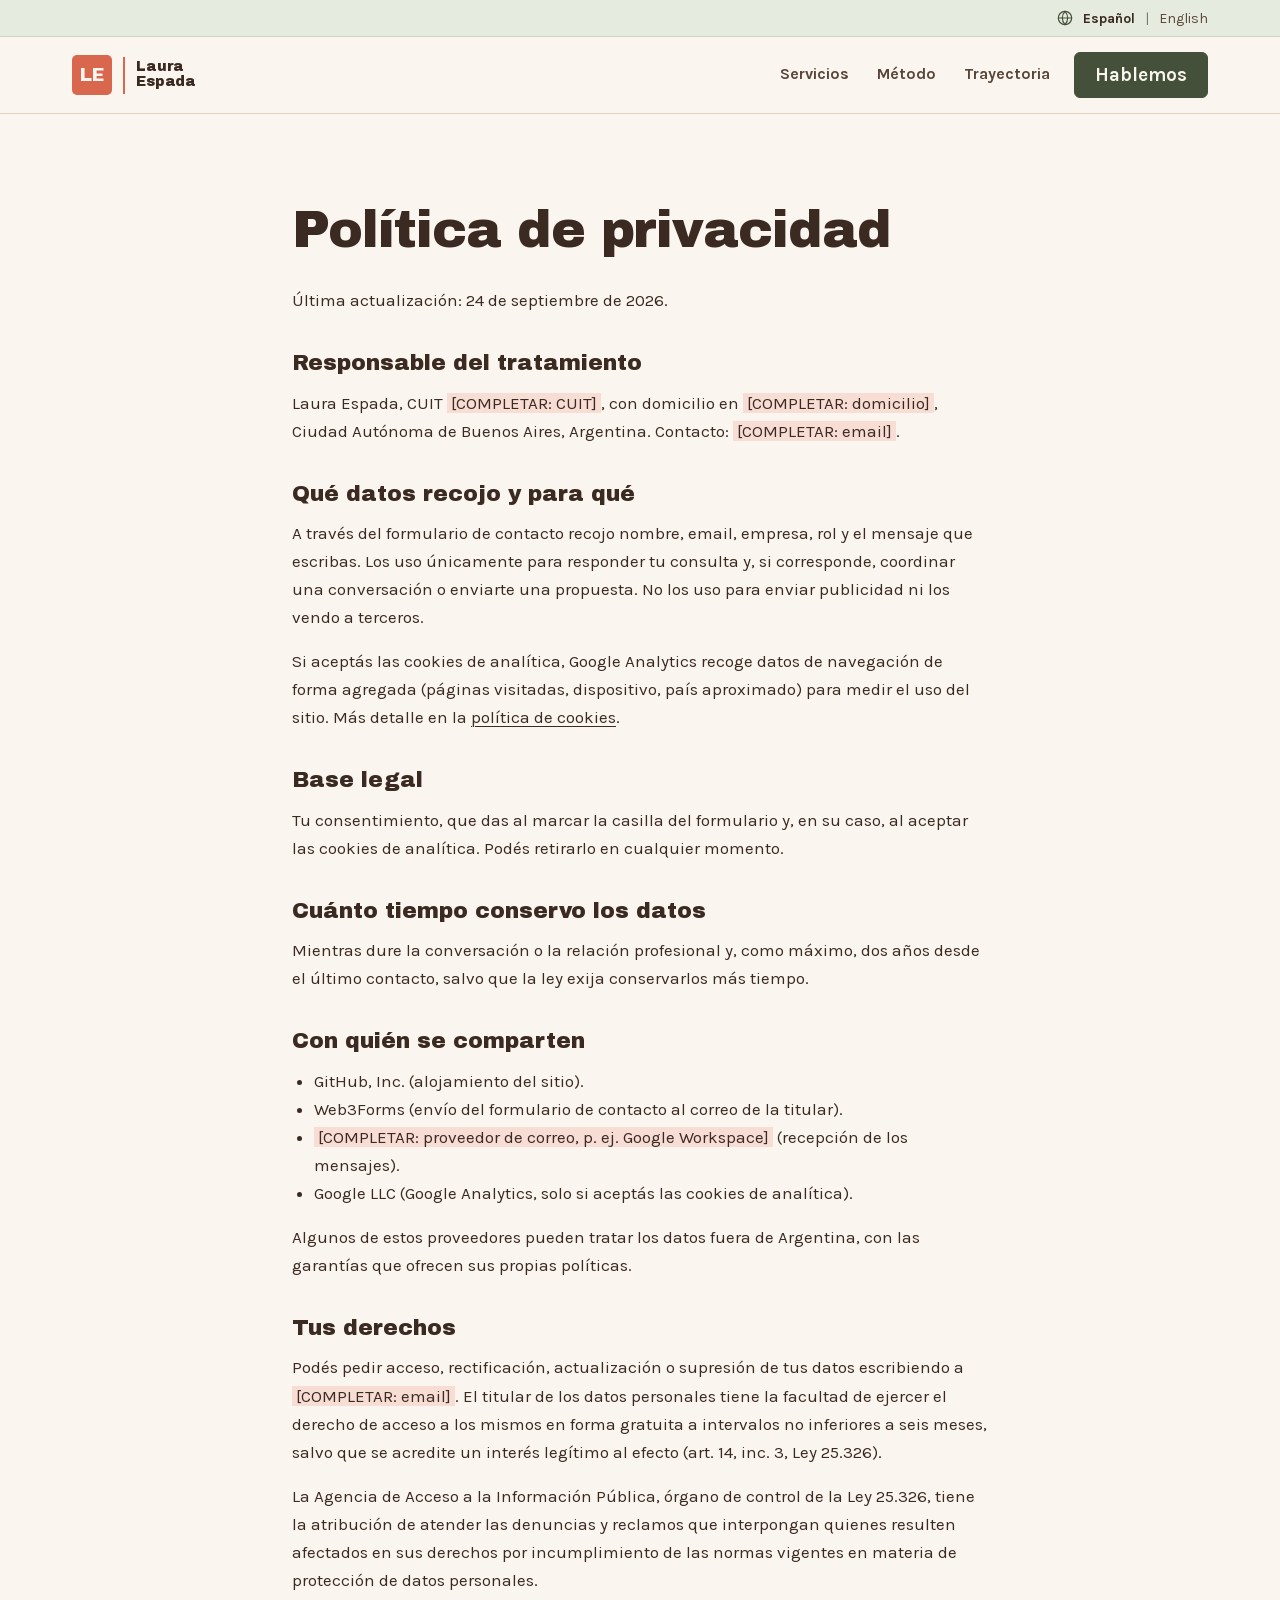
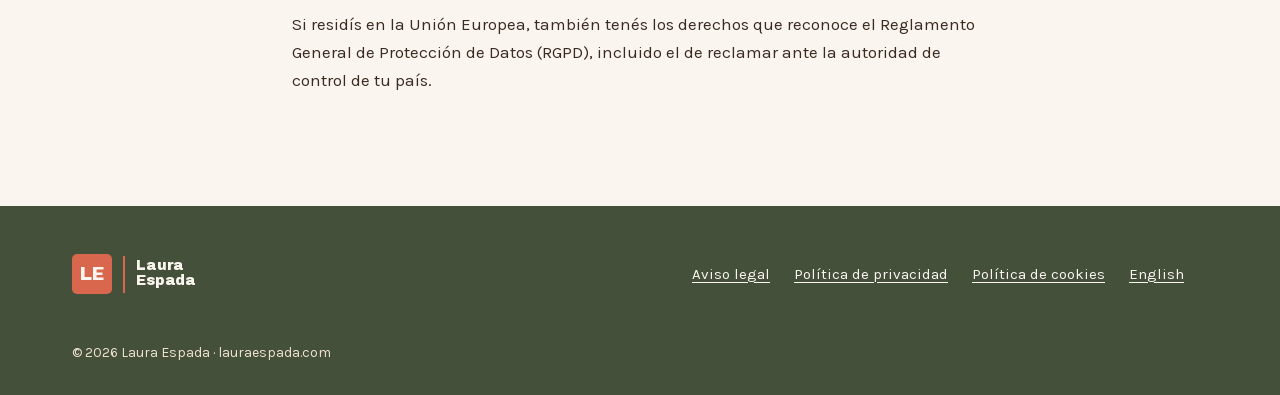
<file: politica-privacidad.html>
<!doctype html>
<html lang="es">
<head>
<meta charset="utf-8">
<meta name="viewport" content="width=device-width, initial-scale=1">
<title>Política de privacidad — Laura Espada</title>
<meta name="description" content="Cómo se tratan los datos personales en lauraespada.com.">
<meta name="robots" content="noindex, follow">
<link rel="canonical" href="https://lauraespada.com/politica-privacidad">

<meta property="og:type" content="website">
<meta property="og:locale" content="es_AR">
<meta property="og:site_name" content="Laura Espada">
<meta property="og:title" content="Política de privacidad — Laura Espada">
<meta property="og:description" content="Cómo se tratan los datos personales en lauraespada.com.">
<meta property="og:url" content="https://lauraespada.com/politica-privacidad">
<meta property="og:image" content="https://lauraespada.com/assets/img/og-image-1200x630.jpg">
<meta property="og:image:width" content="1200">
<meta property="og:image:height" content="630">
<meta name="twitter:card" content="summary_large_image">
<meta name="twitter:title" content="Política de privacidad — Laura Espada">
<meta name="twitter:description" content="Cómo se tratan los datos personales en lauraespada.com.">
<meta name="twitter:image" content="https://lauraespada.com/assets/img/og-image-1200x630.jpg">
<link rel="preload" href="/assets/fonts/ArchivoBlack-latin.woff2" as="font" type="font/woff2" crossorigin>
<link rel="preload" href="/assets/fonts/Karla-latin.woff2" as="font" type="font/woff2" crossorigin>

<link rel="stylesheet" href="/assets/css/laura-espada.css">
<link rel="icon" href="/favicon.ico" sizes="any">
<link rel="icon" href="/favicon-32x32.png" sizes="32x32" type="image/png">
<link rel="icon" href="/favicon-16x16.png" sizes="16x16" type="image/png">
<link rel="apple-touch-icon" href="/apple-touch-icon.png">
<link rel="manifest" href="/site.webmanifest">
<meta name="theme-color" content="#D9674E">
<style>
*,*::before,*::after{box-sizing:border-box}
html{scroll-behavior:smooth;-webkit-text-size-adjust:100%}
body{margin:0;overflow-x:hidden}
@supports (overflow:clip){body{overflow-x:clip}}
img,svg{max-width:100%}img{height:auto}
section[id]{scroll-margin-top:84px}
a{color:var(--fg-1)}
:focus-visible{outline:3px solid var(--salvia-900);outline-offset:2px}
[data-btn]{transition:background-color .15s ease,transform .15s ease}
[data-btn="primary"]:hover{background:#56644A!important}
[data-btn="primary"]:active{background:#343D2C!important;transform:translateY(1px)}
[data-btn="outline"]:hover{background:var(--crema-200)!important}
[data-btn="dark"]:hover{background:var(--marron-700)!important}
[data-lang]:hover{color:var(--fg-1)!important;text-decoration:underline!important}
[data-navlink]:hover{color:var(--fg-1)!important;border-bottom-color:var(--salvia-700)!important}
[data-card]{transition:box-shadow .2s ease,transform .2s ease}
[data-card]:hover{box-shadow:var(--shadow-md);transform:translateY(-2px)}
[data-field]:focus{border-color:var(--salvia-700)!important;box-shadow:0 0 0 3px rgba(111,128,97,.3);outline:none}
[data-foot] a{color:var(--crema)}
.sr-only{position:absolute;width:1px;height:1px;padding:0;margin:-1px;overflow:hidden;clip:rect(0,0,0,0);border:0}
.skip{position:absolute;left:-9999px;top:8px;background:var(--marron-900);color:var(--crema);padding:10px 14px;border-radius:6px;z-index:100}
.skip:focus{left:8px}
#nav-toggle{display:none}
@media (max-width:860px){
#nav-toggle{display:inline-flex}
#nav-links{position:absolute;top:100%;left:0;right:0;flex-direction:column;align-items:flex-start!important;gap:4px!important;background:var(--crema);padding:12px 24px 24px;border-bottom:1px solid var(--crema-300);box-shadow:var(--shadow-md);display:none!important}
#nav-links[data-open="true"]{display:flex!important}
#nav-links a{padding:12px 0!important;font-size:18px!important}
[data-hide-mobile]{display:none!important}
[data-mobile-stack]{grid-template-columns:minmax(0,1fr)!important;gap:40px!important}
[data-mobile-photo]{max-width:380px}
[data-creds]{grid-template-columns:minmax(0,1fr)!important}
[data-card-title]{min-height:0!important}
[data-creds]>li{padding:24px 0!important;border-left:none!important;border-top:1px solid var(--salvia-500)}
}
@media (max-width:600px){
section{padding-top:64px!important;padding-bottom:64px!important}
[data-pad]{padding-left:20px!important;padding-right:20px!important}
[data-form-grid]{grid-template-columns:minmax(0,1fr)!important}
[data-form-grid]>*{grid-column:auto!important}
[data-card-pad]{padding:24px!important}
}
@media (prefers-reduced-motion:reduce){html{scroll-behavior:auto}*,*::before,*::after{transition-duration:.01ms!important;animation-duration:.01ms!important}}
</style>

<script src="/assets/js/main.js" defer></script>
</head>
<body>
<a class="skip" href="#contenido">Saltar al contenido</a>
<div style="background:var(--salvia-100);border-bottom:1px solid var(--salvia-200)"><div data-pad style="max-width:1200px;margin:0 auto;padding:0 32px;min-height:36px;display:flex;align-items:center;justify-content:flex-end;gap:10px;font-size:14px"><span style="display:inline-flex;align-items:center;gap:6px;color:var(--salvia-900)"><svg width="16" height="16" viewBox="0 0 24 24" fill="none" stroke="currentColor" stroke-width="1.75" stroke-linecap="round" stroke-linejoin="round" aria-hidden="true" focusable="false"><circle cx="12" cy="12" r="10" /><path d="M12 2a14.5 14.5 0 0 0 0 20 14.5 14.5 0 0 0 0-20" /><path d="M2 12h20" /></svg><span class="sr-only">Idioma:</span></span><span aria-current="true" style="font-weight:700;color:var(--fg-1)">Español</span><span aria-hidden="true" style="color:var(--salvia-700)">|</span><a href="/en/" hreflang="en" lang="en" data-lang style="color:var(--fg-2);text-decoration:none">English</a></div></div>
<header style="position:sticky;top:0;z-index:40;background:var(--crema);border-bottom:1px solid var(--crema-300)">
<nav aria-label="Principal" data-pad style="position:relative;max-width:1200px;margin:0 auto;padding:0 32px;min-height:76px;display:flex;align-items:center;gap:24px">
<a href="/" aria-label="Laura Espada — inicio" style="text-decoration:none;display:flex"><span style="display:inline-flex;align-items:center;gap:11px"><span aria-hidden="true" style="width:40px;height:40px;flex:none;background:var(--coral);color:var(--crema);border-radius:5px;display:inline-flex;align-items:center;justify-content:center;font-family:var(--font-display);font-size:18px;letter-spacing:-0.02em;line-height:1">LE</span><span aria-hidden="true" style="width:2px;height:37px;background:var(--coral);flex:none"></span><span style="font-family:var(--font-display);color:var(--fg-1);font-size:14px;line-height:1.05;letter-spacing:-0.01em;display:flex;flex-direction:column"><span>Laura</span><span>Espada</span></span></span></a>
<div id="nav-links" style="display:flex;align-items:center;gap:28px;margin-left:auto">
<a href="/#servicios" data-navlink style="font-weight:700;font-size:16px;color:var(--fg-2);text-decoration:none;padding:6px 0;border-bottom:2px solid transparent;white-space:nowrap">Servicios</a>
<a href="/#metodo" data-navlink style="font-weight:700;font-size:16px;color:var(--fg-2);text-decoration:none;padding:6px 0;border-bottom:2px solid transparent;white-space:nowrap">Método</a>
<a href="/#trayectoria" data-navlink style="font-weight:700;font-size:16px;color:var(--fg-2);text-decoration:none;padding:6px 0;border-bottom:2px solid transparent;white-space:nowrap">Trayectoria</a>
</div>
<span data-hide-mobile style="display:inline-flex"><a href="/#contacto" data-btn="primary" style="display:inline-flex;align-items:center;justify-content:center;gap:10px;min-height:46px;padding:0 20px;border-radius:var(--radius-button);font-family:var(--font-body);font-weight:700;font-size:19px;line-height:1.1;text-decoration:none;background:var(--salvia-900);color:var(--crema);border:1.5px solid var(--salvia-900)">Hablemos</a></span>
<button id="nav-toggle" type="button" aria-label="Menú" aria-controls="nav-links" aria-expanded="false" style="margin-left:auto;width:48px;height:48px;align-items:center;justify-content:center;background:none;border:none;border-radius:6px;color:var(--fg-1);cursor:pointer;padding:0"><svg width="26" height="26" viewBox="0 0 24 24" fill="none" stroke="currentColor" stroke-width="1.75" stroke-linecap="round" stroke-linejoin="round" aria-hidden="true" focusable="false"><line x1="4" x2="20" y1="12" y2="12" /><line x1="4" x2="20" y1="6" y2="6" /><line x1="4" x2="20" y1="18" y2="18" /></svg></button>
</nav>
</header>
<main id="contenido">
<section style="padding:88px 0 96px">
<div data-pad style="max-width:760px;margin:0 auto;padding-left:32px;padding-right:32px">
<h1 style="font-family:var(--font-display);font-weight:400;font-size:clamp(34px,5vw,52px);line-height:1.08;letter-spacing:-0.02em;margin:0 0 28px">Política de privacidad</h1>
<p style="font-size:17px;line-height:1.65;margin:0 0 16px">Última actualización: 24 de septiembre de 2026.</p><h2 style="font-family:var(--font-display);font-weight:400;font-size:22px;line-height:1.2;margin:36px 0 12px">Responsable del tratamiento</h2><p style="font-size:17px;line-height:1.65;margin:0 0 16px">Laura Espada, CUIT <mark style="background:var(--coral-100);color:var(--fg-1);padding:0 4px">[COMPLETAR: CUIT]</mark>, con domicilio en <mark style="background:var(--coral-100);color:var(--fg-1);padding:0 4px">[COMPLETAR: domicilio]</mark>, Ciudad Autónoma de Buenos Aires, Argentina. Contacto: <mark style="background:var(--coral-100);color:var(--fg-1);padding:0 4px">[COMPLETAR: email]</mark>.</p><h2 style="font-family:var(--font-display);font-weight:400;font-size:22px;line-height:1.2;margin:36px 0 12px">Qué datos recojo y para qué</h2><p style="font-size:17px;line-height:1.65;margin:0 0 16px">A través del formulario de contacto recojo nombre, email, empresa, rol y el mensaje que escribas. Los uso únicamente para responder tu consulta y, si corresponde, coordinar una conversación o enviarte una propuesta. No los uso para enviar publicidad ni los vendo a terceros.</p><p style="font-size:17px;line-height:1.65;margin:0 0 16px">Si aceptás las cookies de analítica, Google Analytics recoge datos de navegación de forma agregada (páginas visitadas, dispositivo, país aproximado) para medir el uso del sitio. Más detalle en la <a href="/politica-cookies">política de cookies</a>.</p><h2 style="font-family:var(--font-display);font-weight:400;font-size:22px;line-height:1.2;margin:36px 0 12px">Base legal</h2><p style="font-size:17px;line-height:1.65;margin:0 0 16px">Tu consentimiento, que das al marcar la casilla del formulario y, en su caso, al aceptar las cookies de analítica. Podés retirarlo en cualquier momento.</p><h2 style="font-family:var(--font-display);font-weight:400;font-size:22px;line-height:1.2;margin:36px 0 12px">Cuánto tiempo conservo los datos</h2><p style="font-size:17px;line-height:1.65;margin:0 0 16px">Mientras dure la conversación o la relación profesional y, como máximo, dos años desde el último contacto, salvo que la ley exija conservarlos más tiempo.</p><h2 style="font-family:var(--font-display);font-weight:400;font-size:22px;line-height:1.2;margin:36px 0 12px">Con quién se comparten</h2><ul style="font-size:17px;line-height:1.65;margin:0 0 16px;padding-left:22px"><li>GitHub, Inc. (alojamiento del sitio).</li><li>Web3Forms (envío del formulario de contacto al correo de la titular).</li><li><mark style="background:var(--coral-100);color:var(--fg-1);padding:0 4px">[COMPLETAR: proveedor de correo, p. ej. Google Workspace]</mark> (recepción de los mensajes).</li><li>Google LLC (Google Analytics, solo si aceptás las cookies de analítica).</li></ul><p style="font-size:17px;line-height:1.65;margin:0 0 16px">Algunos de estos proveedores pueden tratar los datos fuera de Argentina, con las garantías que ofrecen sus propias políticas.</p><h2 style="font-family:var(--font-display);font-weight:400;font-size:22px;line-height:1.2;margin:36px 0 12px">Tus derechos</h2><p style="font-size:17px;line-height:1.65;margin:0 0 16px">Podés pedir acceso, rectificación, actualización o supresión de tus datos escribiendo a <mark style="background:var(--coral-100);color:var(--fg-1);padding:0 4px">[COMPLETAR: email]</mark>. El titular de los datos personales tiene la facultad de ejercer el derecho de acceso a los mismos en forma gratuita a intervalos no inferiores a seis meses, salvo que se acredite un interés legítimo al efecto (art. 14, inc. 3, Ley 25.326).</p><p style="font-size:17px;line-height:1.65;margin:0 0 16px">La Agencia de Acceso a la Información Pública, órgano de control de la Ley 25.326, tiene la atribución de atender las denuncias y reclamos que interpongan quienes resulten afectados en sus derechos por incumplimiento de las normas vigentes en materia de protección de datos personales.</p><p style="font-size:17px;line-height:1.65;margin:0 0 16px">Si residís en la Unión Europea, también tenés los derechos que reconoce el Reglamento General de Protección de Datos (RGPD), incluido el de reclamar ante la autoridad de control de tu país.</p>
</div>
</section>
</main>
<footer data-foot style="background:var(--salvia-900);color:var(--crema)">
<div data-pad style="max-width:1200px;margin:0 auto;padding:48px 32px;display:flex;flex-wrap:wrap;gap:32px;align-items:center;justify-content:space-between">
<a href="/" aria-label="Laura Espada" style="text-decoration:none;display:flex"><span style="display:inline-flex;align-items:center;gap:11px"><span aria-hidden="true" style="width:40px;height:40px;flex:none;background:var(--coral);color:var(--crema);border-radius:5px;display:inline-flex;align-items:center;justify-content:center;font-family:var(--font-display);font-size:18px;letter-spacing:-0.02em;line-height:1">LE</span><span aria-hidden="true" style="width:2px;height:37px;background:var(--coral);flex:none"></span><span style="font-family:var(--font-display);color:var(--crema);font-size:14px;line-height:1.05;letter-spacing:-0.01em;display:flex;flex-direction:column"><span>Laura</span><span>Espada</span></span></span></a>
<ul style="list-style:none;margin:0;padding:0;display:flex;flex-wrap:wrap;gap:12px 24px;font-size:15px">
<li><a href="/aviso-legal">Aviso legal</a></li>
<li><a href="/politica-privacidad">Política de privacidad</a></li>
<li><a href="/politica-cookies">Política de cookies</a></li>
<li><a href="/en/" hreflang="en" lang="en">English</a></li>
<li><button type="button" data-cookie-settings hidden style="background:none;border:none;padding:0;color:var(--crema);font:inherit;text-decoration:underline;text-underline-offset:3px;cursor:pointer">Configurar cookies</button></li>
</ul>
</div>
<div data-pad style="max-width:1200px;margin:0 auto;padding:0 32px 32px;font-size:14px;color:var(--crema-200)">© 2026 Laura Espada · lauraespada.com</div>
</footer>
</body>
</html>
</file>
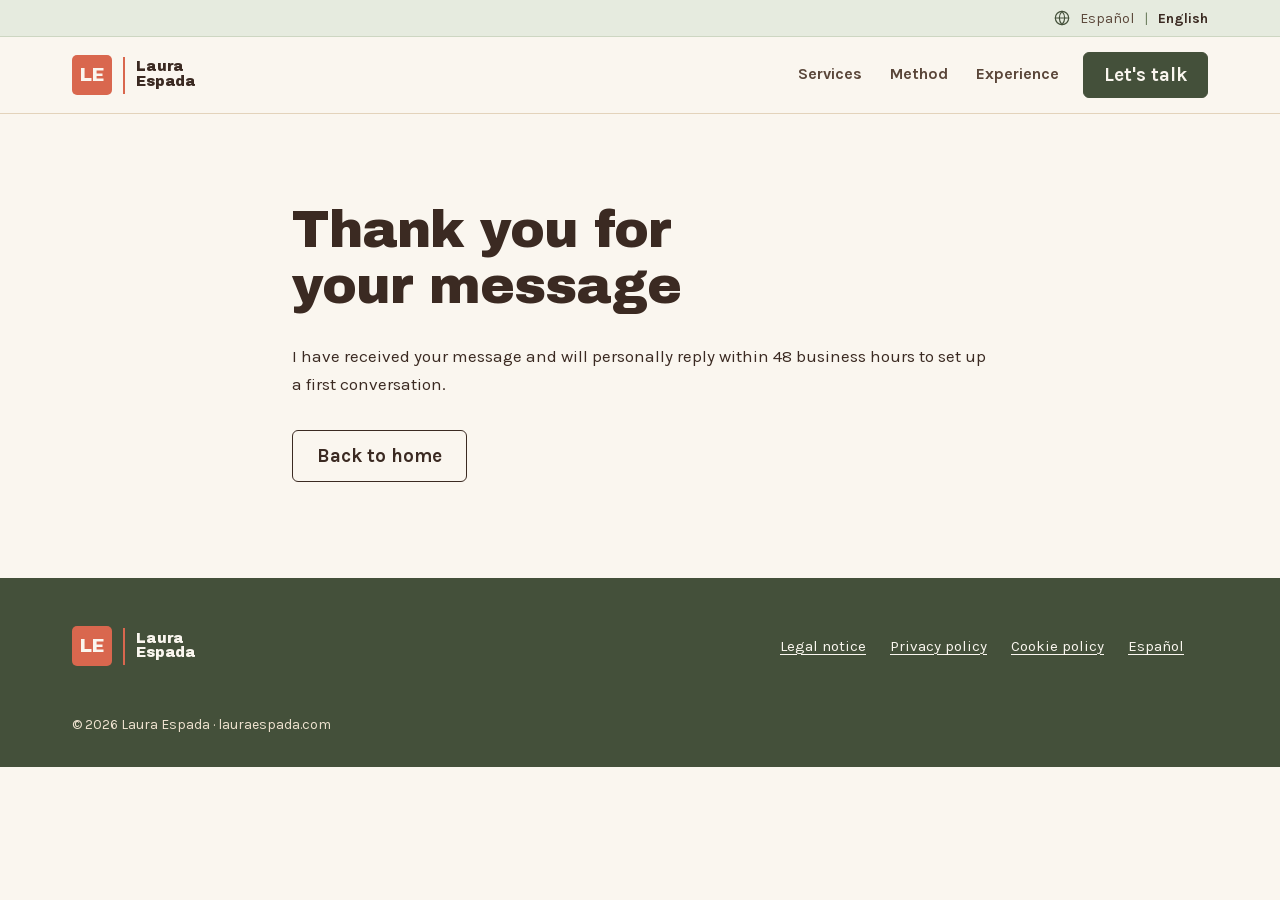
<file: en/thank-you.html>
<!doctype html>
<html lang="en">
<head>
<meta charset="utf-8">
<meta name="viewport" content="width=device-width, initial-scale=1">
<title>Thank you — Laura Espada</title>
<meta name="description" content="Message received.">
<meta name="robots" content="noindex, nofollow">
<link rel="canonical" href="https://lauraespada.com/en/thank-you">

<meta property="og:type" content="website">
<meta property="og:locale" content="en_US">
<meta property="og:site_name" content="Laura Espada">
<meta property="og:title" content="Thank you — Laura Espada">
<meta property="og:description" content="Message received.">
<meta property="og:url" content="https://lauraespada.com/en/thank-you">
<meta property="og:image" content="https://lauraespada.com/assets/img/og-image-1200x630.jpg">
<meta property="og:image:width" content="1200">
<meta property="og:image:height" content="630">
<meta name="twitter:card" content="summary_large_image">
<meta name="twitter:title" content="Thank you — Laura Espada">
<meta name="twitter:description" content="Message received.">
<meta name="twitter:image" content="https://lauraespada.com/assets/img/og-image-1200x630.jpg">
<link rel="preload" href="/assets/fonts/ArchivoBlack-latin.woff2" as="font" type="font/woff2" crossorigin>
<link rel="preload" href="/assets/fonts/Karla-latin.woff2" as="font" type="font/woff2" crossorigin>

<link rel="stylesheet" href="/assets/css/laura-espada.css">
<link rel="icon" href="/favicon.ico" sizes="any">
<link rel="icon" href="/favicon-32x32.png" sizes="32x32" type="image/png">
<link rel="icon" href="/favicon-16x16.png" sizes="16x16" type="image/png">
<link rel="apple-touch-icon" href="/apple-touch-icon.png">
<link rel="manifest" href="/site.webmanifest">
<meta name="theme-color" content="#D9674E">
<style>
*,*::before,*::after{box-sizing:border-box}
html{scroll-behavior:smooth;-webkit-text-size-adjust:100%}
body{margin:0;overflow-x:hidden}
@supports (overflow:clip){body{overflow-x:clip}}
img,svg{max-width:100%}img{height:auto}
section[id]{scroll-margin-top:84px}
a{color:var(--fg-1)}
:focus-visible{outline:3px solid var(--salvia-900);outline-offset:2px}
[data-btn]{transition:background-color .15s ease,transform .15s ease}
[data-btn="primary"]:hover{background:#56644A!important}
[data-btn="primary"]:active{background:#343D2C!important;transform:translateY(1px)}
[data-btn="outline"]:hover{background:var(--crema-200)!important}
[data-btn="dark"]:hover{background:var(--marron-700)!important}
[data-lang]:hover{color:var(--fg-1)!important;text-decoration:underline!important}
[data-navlink]:hover{color:var(--fg-1)!important;border-bottom-color:var(--salvia-700)!important}
[data-card]{transition:box-shadow .2s ease,transform .2s ease}
[data-card]:hover{box-shadow:var(--shadow-md);transform:translateY(-2px)}
[data-field]:focus{border-color:var(--salvia-700)!important;box-shadow:0 0 0 3px rgba(111,128,97,.3);outline:none}
[data-foot] a{color:var(--crema)}
.sr-only{position:absolute;width:1px;height:1px;padding:0;margin:-1px;overflow:hidden;clip:rect(0,0,0,0);border:0}
.skip{position:absolute;left:-9999px;top:8px;background:var(--marron-900);color:var(--crema);padding:10px 14px;border-radius:6px;z-index:100}
.skip:focus{left:8px}
#nav-toggle{display:none}
@media (max-width:860px){
#nav-toggle{display:inline-flex}
#nav-links{position:absolute;top:100%;left:0;right:0;flex-direction:column;align-items:flex-start!important;gap:4px!important;background:var(--crema);padding:12px 24px 24px;border-bottom:1px solid var(--crema-300);box-shadow:var(--shadow-md);display:none!important}
#nav-links[data-open="true"]{display:flex!important}
#nav-links a{padding:12px 0!important;font-size:18px!important}
[data-hide-mobile]{display:none!important}
[data-mobile-stack]{grid-template-columns:minmax(0,1fr)!important;gap:40px!important}
[data-mobile-photo]{max-width:380px}
[data-creds]{grid-template-columns:minmax(0,1fr)!important}
[data-card-title]{min-height:0!important}
[data-creds]>li{padding:24px 0!important;border-left:none!important;border-top:1px solid var(--salvia-500)}
}
@media (max-width:600px){
section{padding-top:64px!important;padding-bottom:64px!important}
[data-pad]{padding-left:20px!important;padding-right:20px!important}
[data-form-grid]{grid-template-columns:minmax(0,1fr)!important}
[data-form-grid]>*{grid-column:auto!important}
[data-card-pad]{padding:24px!important}
}
@media (prefers-reduced-motion:reduce){html{scroll-behavior:auto}*,*::before,*::after{transition-duration:.01ms!important;animation-duration:.01ms!important}}
</style>

<script src="/assets/js/main.js" defer></script>
</head>
<body>
<a class="skip" href="#contenido">Skip to content</a>
<div style="background:var(--salvia-100);border-bottom:1px solid var(--salvia-200)"><div data-pad style="max-width:1200px;margin:0 auto;padding:0 32px;min-height:36px;display:flex;align-items:center;justify-content:flex-end;gap:10px;font-size:14px"><span style="display:inline-flex;align-items:center;gap:6px;color:var(--salvia-900)"><svg width="16" height="16" viewBox="0 0 24 24" fill="none" stroke="currentColor" stroke-width="1.75" stroke-linecap="round" stroke-linejoin="round" aria-hidden="true" focusable="false"><circle cx="12" cy="12" r="10" /><path d="M12 2a14.5 14.5 0 0 0 0 20 14.5 14.5 0 0 0 0-20" /><path d="M2 12h20" /></svg><span class="sr-only">Language:</span></span><a href="/" hreflang="es" lang="es" data-lang style="color:var(--fg-2);text-decoration:none">Español</a><span aria-hidden="true" style="color:var(--salvia-700)">|</span><span aria-current="true" style="font-weight:700;color:var(--fg-1)">English</span></div></div>
<header style="position:sticky;top:0;z-index:40;background:var(--crema);border-bottom:1px solid var(--crema-300)">
<nav aria-label="Main" data-pad style="position:relative;max-width:1200px;margin:0 auto;padding:0 32px;min-height:76px;display:flex;align-items:center;gap:24px">
<a href="/en/" aria-label="Laura Espada — home" style="text-decoration:none;display:flex"><span style="display:inline-flex;align-items:center;gap:11px"><span aria-hidden="true" style="width:40px;height:40px;flex:none;background:var(--coral);color:var(--crema);border-radius:5px;display:inline-flex;align-items:center;justify-content:center;font-family:var(--font-display);font-size:18px;letter-spacing:-0.02em;line-height:1">LE</span><span aria-hidden="true" style="width:2px;height:37px;background:var(--coral);flex:none"></span><span style="font-family:var(--font-display);color:var(--fg-1);font-size:14px;line-height:1.05;letter-spacing:-0.01em;display:flex;flex-direction:column"><span>Laura</span><span>Espada</span></span></span></a>
<div id="nav-links" style="display:flex;align-items:center;gap:28px;margin-left:auto">
<a href="/en/#services" data-navlink style="font-weight:700;font-size:16px;color:var(--fg-2);text-decoration:none;padding:6px 0;border-bottom:2px solid transparent;white-space:nowrap">Services</a>
<a href="/en/#method" data-navlink style="font-weight:700;font-size:16px;color:var(--fg-2);text-decoration:none;padding:6px 0;border-bottom:2px solid transparent;white-space:nowrap">Method</a>
<a href="/en/#experience" data-navlink style="font-weight:700;font-size:16px;color:var(--fg-2);text-decoration:none;padding:6px 0;border-bottom:2px solid transparent;white-space:nowrap">Experience</a>
</div>
<span data-hide-mobile style="display:inline-flex"><a href="/en/#contact" data-btn="primary" style="display:inline-flex;align-items:center;justify-content:center;gap:10px;min-height:46px;padding:0 20px;border-radius:var(--radius-button);font-family:var(--font-body);font-weight:700;font-size:19px;line-height:1.1;text-decoration:none;background:var(--salvia-900);color:var(--crema);border:1.5px solid var(--salvia-900)">Let's talk</a></span>
<button id="nav-toggle" type="button" aria-label="Menu" aria-controls="nav-links" aria-expanded="false" style="margin-left:auto;width:48px;height:48px;align-items:center;justify-content:center;background:none;border:none;border-radius:6px;color:var(--fg-1);cursor:pointer;padding:0"><svg width="26" height="26" viewBox="0 0 24 24" fill="none" stroke="currentColor" stroke-width="1.75" stroke-linecap="round" stroke-linejoin="round" aria-hidden="true" focusable="false"><line x1="4" x2="20" y1="12" y2="12" /><line x1="4" x2="20" y1="6" y2="6" /><line x1="4" x2="20" y1="18" y2="18" /></svg></button>
</nav>
</header>
<main id="contenido">
<section style="padding:88px 0 96px">
<div data-pad style="max-width:760px;margin:0 auto;padding-left:32px;padding-right:32px">
<h1 style="font-family:var(--font-display);font-weight:400;font-size:clamp(34px,5vw,52px);line-height:1.08;letter-spacing:-0.02em;margin:0 0 28px">Thank you for your message</h1>
<p style="font-size:17px;line-height:1.65;margin:0 0 16px">I have received your message and will personally reply within 48 business hours to set up a first conversation.</p><div style="margin-top:32px"><a href="/en/" data-btn="outline" style="display:inline-flex;align-items:center;justify-content:center;gap:10px;min-height:52px;padding:0 24px;border-radius:var(--radius-button);font-family:var(--font-body);font-weight:700;font-size:19px;line-height:1.1;text-decoration:none;background:transparent;color:var(--fg-1);border:1.5px solid var(--marron-900)">Back to home</a></div>
</div>
</section>
</main>
<footer data-foot style="background:var(--salvia-900);color:var(--crema)">
<div data-pad style="max-width:1200px;margin:0 auto;padding:48px 32px;display:flex;flex-wrap:wrap;gap:32px;align-items:center;justify-content:space-between">
<a href="/en/" aria-label="Laura Espada" style="text-decoration:none;display:flex"><span style="display:inline-flex;align-items:center;gap:11px"><span aria-hidden="true" style="width:40px;height:40px;flex:none;background:var(--coral);color:var(--crema);border-radius:5px;display:inline-flex;align-items:center;justify-content:center;font-family:var(--font-display);font-size:18px;letter-spacing:-0.02em;line-height:1">LE</span><span aria-hidden="true" style="width:2px;height:37px;background:var(--coral);flex:none"></span><span style="font-family:var(--font-display);color:var(--crema);font-size:14px;line-height:1.05;letter-spacing:-0.01em;display:flex;flex-direction:column"><span>Laura</span><span>Espada</span></span></span></a>
<ul style="list-style:none;margin:0;padding:0;display:flex;flex-wrap:wrap;gap:12px 24px;font-size:15px">
<li><a href="/aviso-legal" hreflang="es">Legal notice</a></li>
<li><a href="/politica-privacidad" hreflang="es">Privacy policy</a></li>
<li><a href="/politica-cookies" hreflang="es">Cookie policy</a></li>
<li><a href="/" hreflang="es" lang="es">Español</a></li>
<li><button type="button" data-cookie-settings hidden style="background:none;border:none;padding:0;color:var(--crema);font:inherit;text-decoration:underline;text-underline-offset:3px;cursor:pointer">Cookie settings</button></li>
</ul>
</div>
<div data-pad style="max-width:1200px;margin:0 auto;padding:0 32px 32px;font-size:14px;color:var(--crema-200)">© 2026 Laura Espada · lauraespada.com</div>
</footer>
</body>
</html>
</file>
<file: assets/css/laura-espada.css>
/* Laura Espada — tokens y base (generado desde el design system) */
@font-face{font-family:'Archivo Black';font-style:normal;font-weight:400;font-display:swap;src:url('/assets/fonts/ArchivoBlack-latin-ext.woff2') format('woff2');unicode-range:U+0100-02BA,U+02BD-02C5,U+02C7-02CC,U+02CE-02D7,U+02DD-02FF,U+0304,U+0308,U+0329,U+1D00-1DBF,U+1E00-1E9F,U+1EF2-1EFF,U+2020,U+20A0-20AB,U+20AD-20C0,U+2113,U+2C60-2C7F,U+A720-A7FF}
@font-face{font-family:'Archivo Black';font-style:normal;font-weight:400;font-display:swap;src:url('/assets/fonts/ArchivoBlack-latin.woff2') format('woff2');unicode-range:U+0000-00FF,U+0131,U+0152-0153,U+02BB-02BC,U+02C6,U+02DA,U+02DC,U+0304,U+0308,U+0329,U+2000-206F,U+20AC,U+2122,U+2191,U+2193,U+2212,U+2215,U+FEFF,U+FFFD}
@font-face{font-family:'Karla';font-style:normal;font-weight:200 800;font-display:swap;src:url('/assets/fonts/Karla-latin-ext.woff2') format('woff2');unicode-range:U+0100-02BA,U+02BD-02C5,U+02C7-02CC,U+02CE-02D7,U+02DD-02FF,U+0304,U+0308,U+0329,U+1D00-1DBF,U+1E00-1E9F,U+1EF2-1EFF,U+2020,U+20A0-20AB,U+20AD-20C0,U+2113,U+2C60-2C7F,U+A720-A7FF}
@font-face{font-family:'Karla';font-style:normal;font-weight:200 800;font-display:swap;src:url('/assets/fonts/Karla-latin.woff2') format('woff2');unicode-range:U+0000-00FF,U+0131,U+0152-0153,U+02BB-02BC,U+02C6,U+02DA,U+02DC,U+0304,U+0308,U+0329,U+2000-206F,U+20AC,U+2122,U+2191,U+2193,U+2212,U+2215,U+FEFF,U+FFFD}
:root{

--crema:#FAF6EF;--coral:#D9674E;--salvia:#A9B89A;--marron:#3B2A22;

--crema-50:#FEFCF8;--crema-100:#FAF6EF;--crema-200:#EFE3D0;--crema-300:#E3D3BB;--crema-400:#CDB99D;

--coral-100:#F7DDD4;--coral-200:#EDB3A4;--coral-500:#D9674E;--coral-600:#C4553D;--coral-700:#A7442F;

--salvia-100:#E6EBDF;--salvia-200:#CDD6C2;--salvia-500:#A9B89A;--salvia-700:#6F8061;--salvia-900:#44503A;

--marron-900:#3B2A22;--marron-700:#5A4639;--marron-500:#7D6A5D;--marron-300:#A89586;

--fg-1:var(--marron-900);--fg-2:var(--marron-700);--fg-3:var(--marron-500);--fg-on-accent:var(--crema);--fg-accent:var(--coral-600);

--bg-page:var(--crema);--surface-card:var(--crema-50);--surface-sunken:var(--crema-200);--surface-inverse:var(--marron-900);--surface-accent:var(--coral);--surface-accent-soft:var(--coral-100);--surface-secondary:var(--salvia-100);

--border-1:var(--crema-300);--border-2:var(--crema-400);--border-strong:var(--marron-900);--border-focus:var(--coral);

--action-primary:var(--coral);--action-primary-hover:var(--coral-600);--action-primary-press:var(--coral-700);
--action-secondary:var(--marron-900);--action-secondary-hover:var(--marron-700);

--status-success:var(--salvia-700);--status-success-bg:var(--salvia-100);--status-error:#A63A28;--status-error-bg:var(--coral-100);

--chart-1:var(--coral);--chart-2:var(--salvia-500);--chart-3:var(--marron-900);--chart-4:var(--coral-200);--chart-5:var(--crema-400);

--text-body:var(--fg-1);--text-muted:var(--fg-2);--text-link:var(--fg-1);
}
:root{
--font-display:'Archivo Black','Arial Black',sans-serif;
--font-body:'Karla',system-ui,sans-serif;
--font-heading:var(--font-display);

--text-xs:13px;--text-sm:15px;--text-base:17px;--text-md:19px;--text-lg:22px;--text-xl:28px;--text-2xl:36px;--text-3xl:48px;--text-4xl:64px;--text-5xl:84px;

--weight-regular:400;--weight-medium:500;--weight-bold:700;--weight-extrabold:800;

--leading-tight:1.05;--leading-snug:1.2;--leading-normal:1.5;--leading-relaxed:1.65;

--tracking-display:-0.02em;--tracking-tight:-0.01em;--tracking-normal:0;--tracking-caps:0.06em;

--type-display-size:var(--text-5xl);--type-h1-size:var(--text-4xl);--type-h2-size:var(--text-2xl);--type-h3-size:var(--text-lg);--type-body-size:var(--text-base);--type-button-size:18px;--type-button-size-sm:16px;
}
:root{
--space-0:0;--space-1:4px;--space-2:8px;--space-3:12px;--space-4:16px;--space-5:24px;--space-6:32px;--space-7:48px;--space-8:64px;--space-9:96px;--space-10:128px;
--container-max:1200px;--container-text:680px;--gutter:24px;
--section-y:var(--space-9);--card-pad:var(--space-5);--control-h:48px;--control-h-sm:40px;
}
:root{
--radius-xs:3px;--radius-sm:4px;--radius-md:6px;--radius-lg:10px;--radius-pill:999px;
--radius-button:var(--radius-md);--radius-card:var(--radius-lg);--radius-input:var(--radius-md);
--border-width:1px;--border-width-strong:2px;
--shadow-sm:0 1px 2px rgba(59,42,34,.08);
--shadow-md:0 4px 14px rgba(59,42,34,.08),0 1px 2px rgba(59,42,34,.06);
--shadow-lg:0 16px 40px rgba(59,42,34,.14),0 2px 6px rgba(59,42,34,.06);
--focus-ring:0 0 0 3px rgba(217,103,78,.35);
--overlay:rgba(59,42,34,.45);
--ease-out:cubic-bezier(.2,.7,.2,1); 
--duration-fast:120ms; 
--duration-base:200ms; 
--duration-slow:320ms; 
--photo-filter:grayscale(1); 
}
html{-webkit-font-smoothing:antialiased}
body{background:var(--bg-page);color:var(--fg-1);font-family:var(--font-body);font-size:17px;line-height:1.5}
h1,h2,h3{text-wrap:balance}
p{text-wrap:pretty}
a{text-underline-offset:3px;text-decoration-thickness:1px}
a:hover{text-decoration-thickness:2px}
::selection{background:var(--coral-200);color:var(--marron-900)}
</file>
